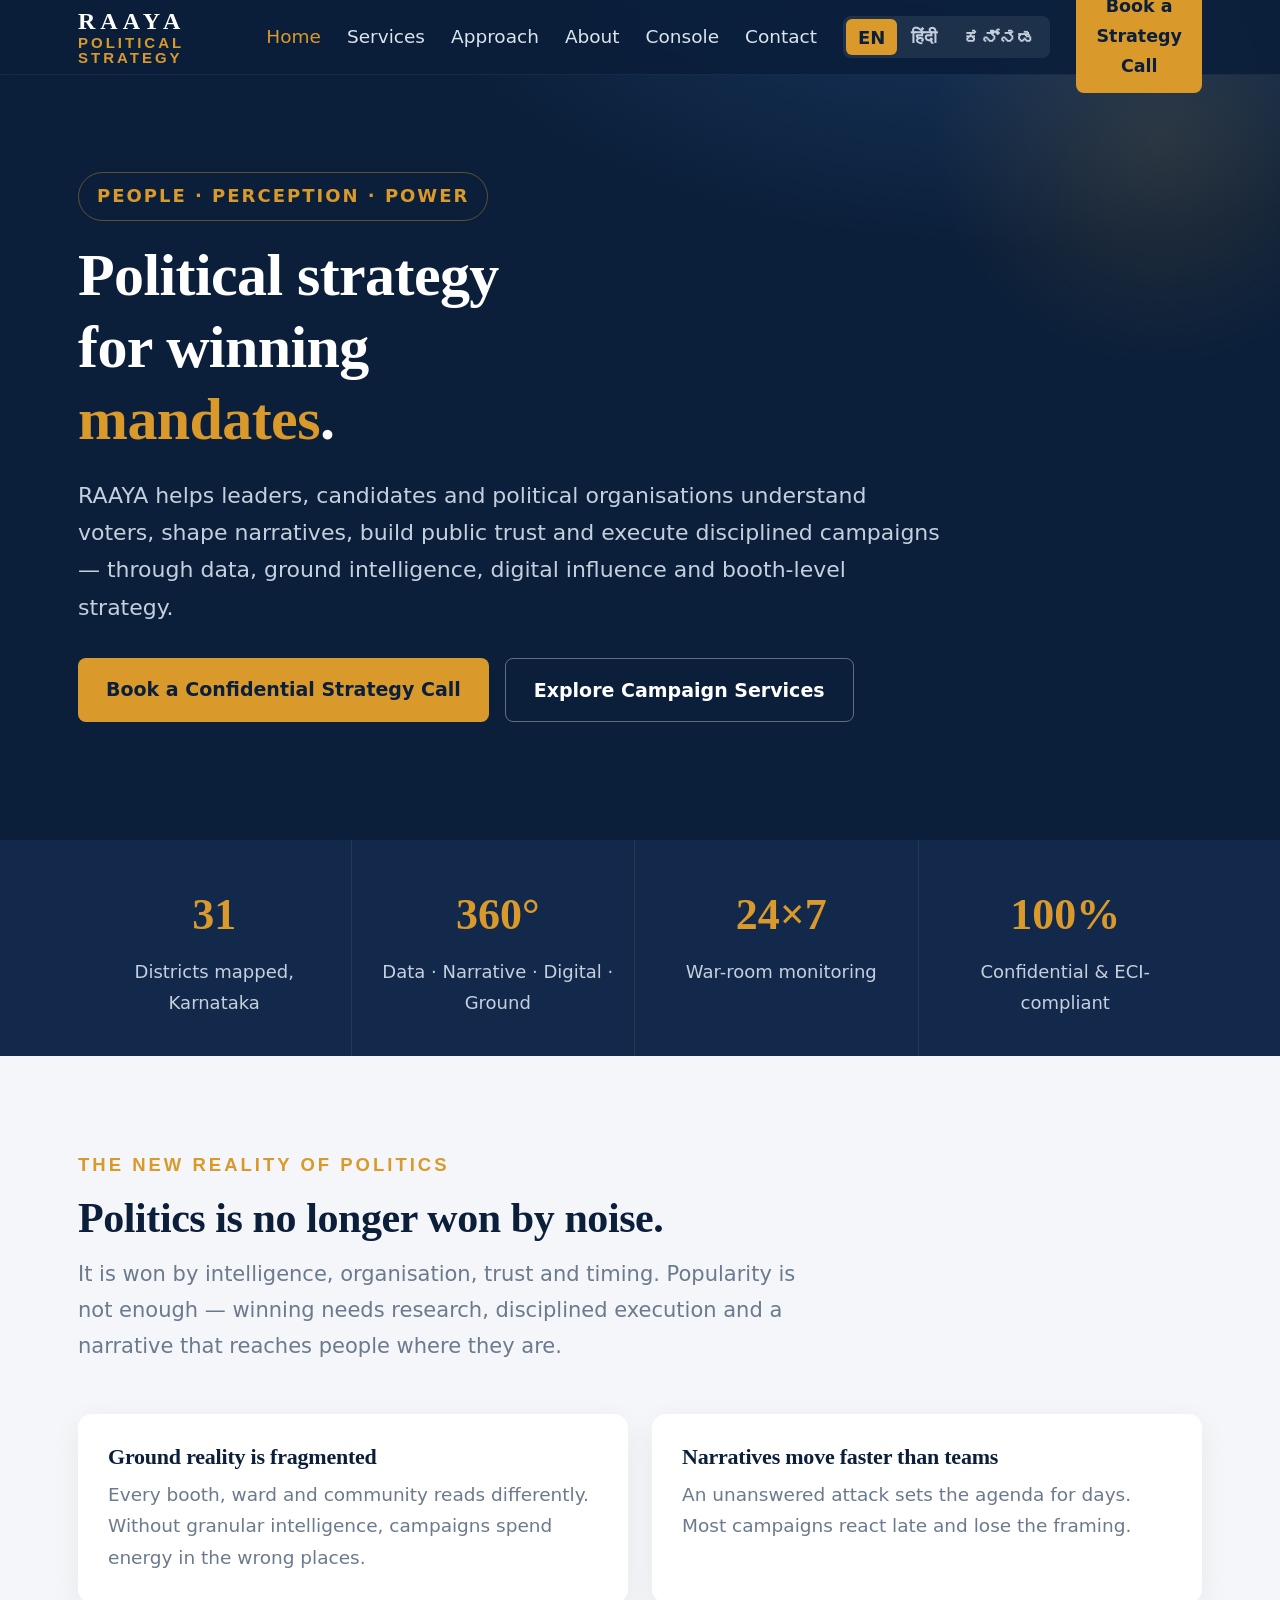
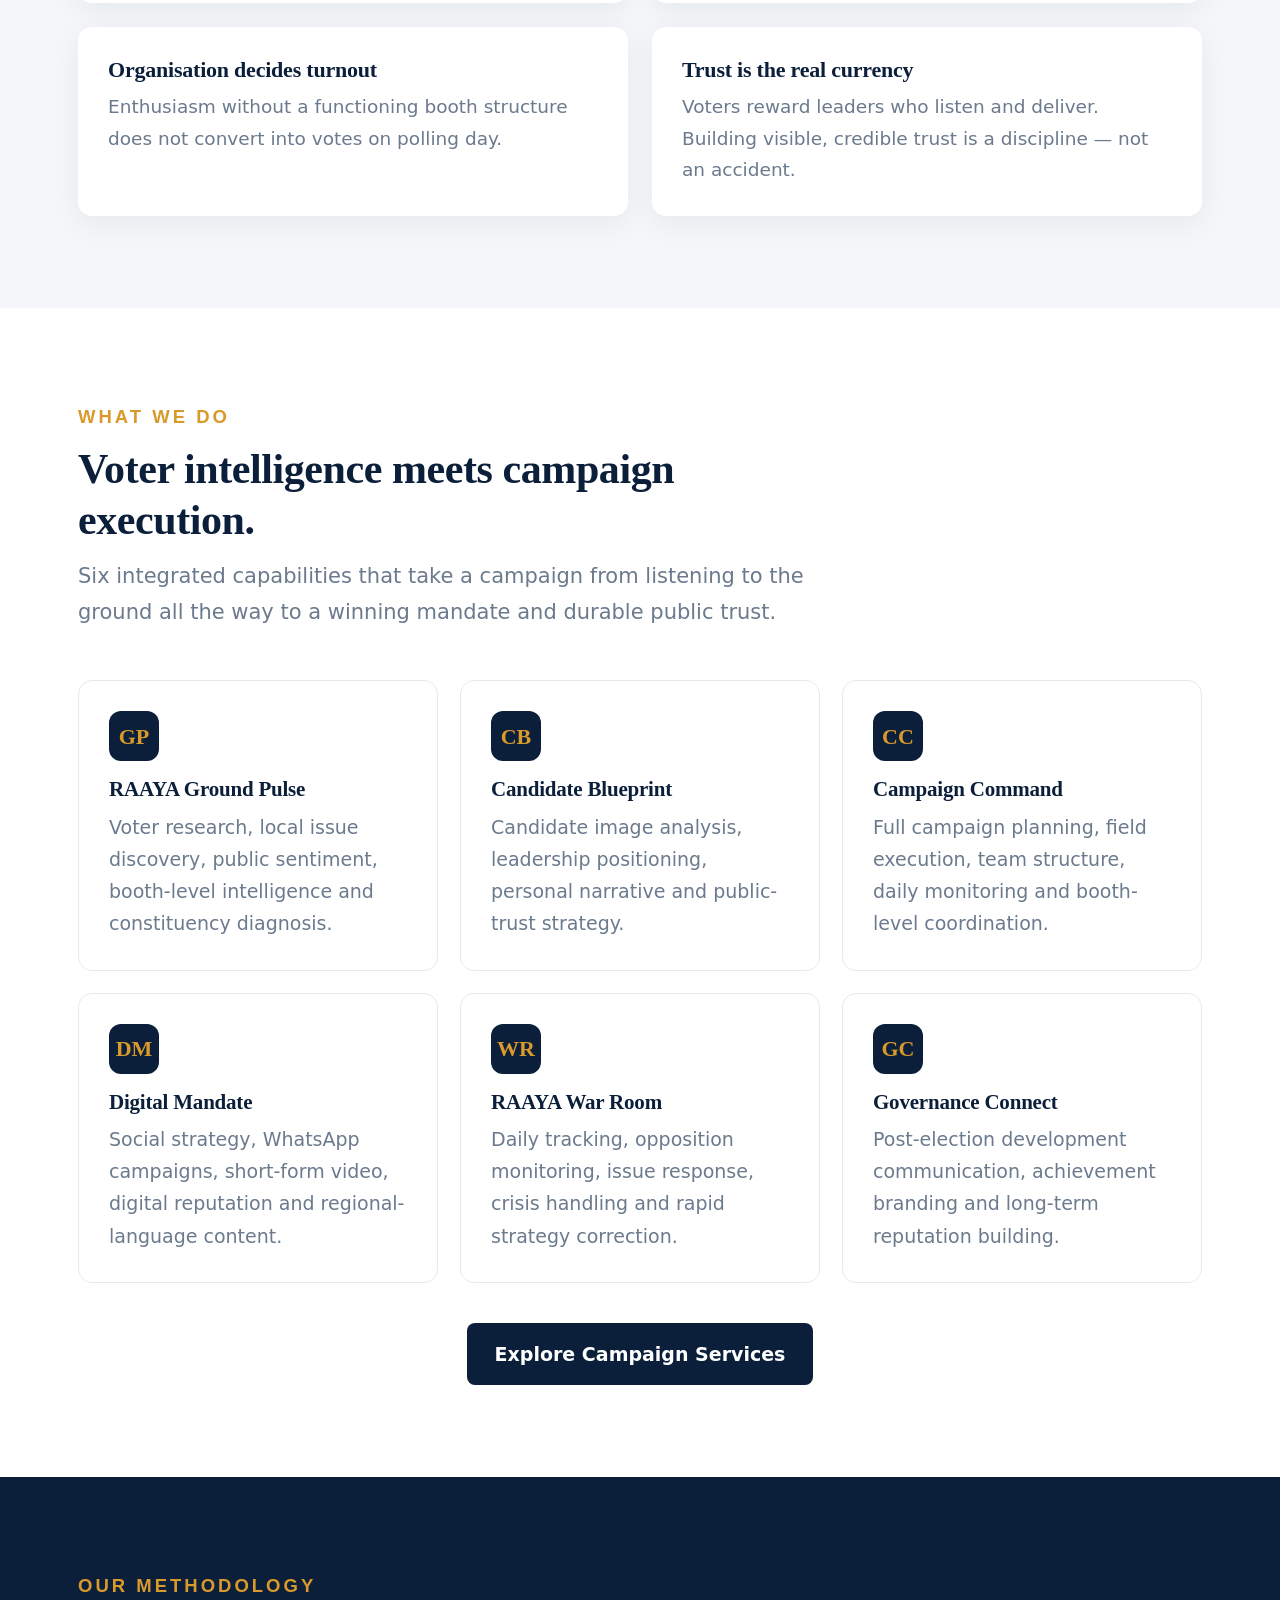
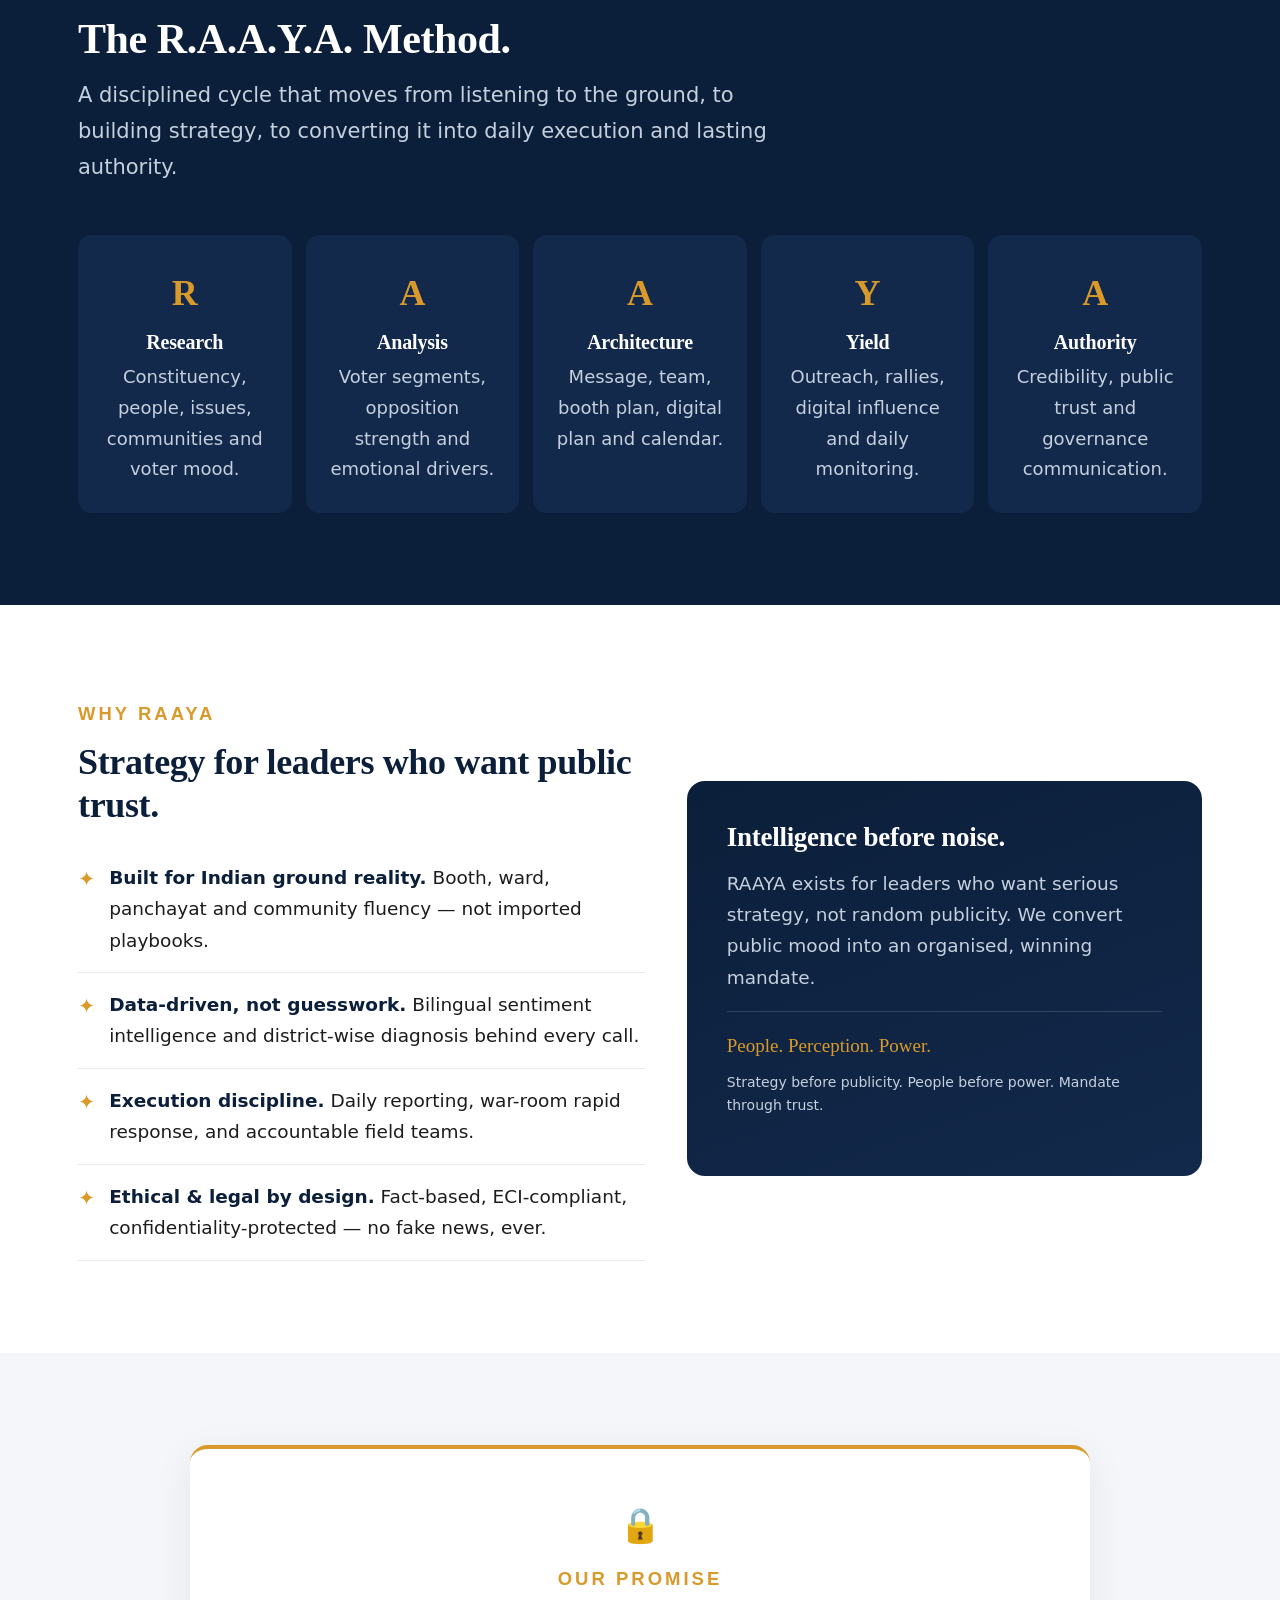
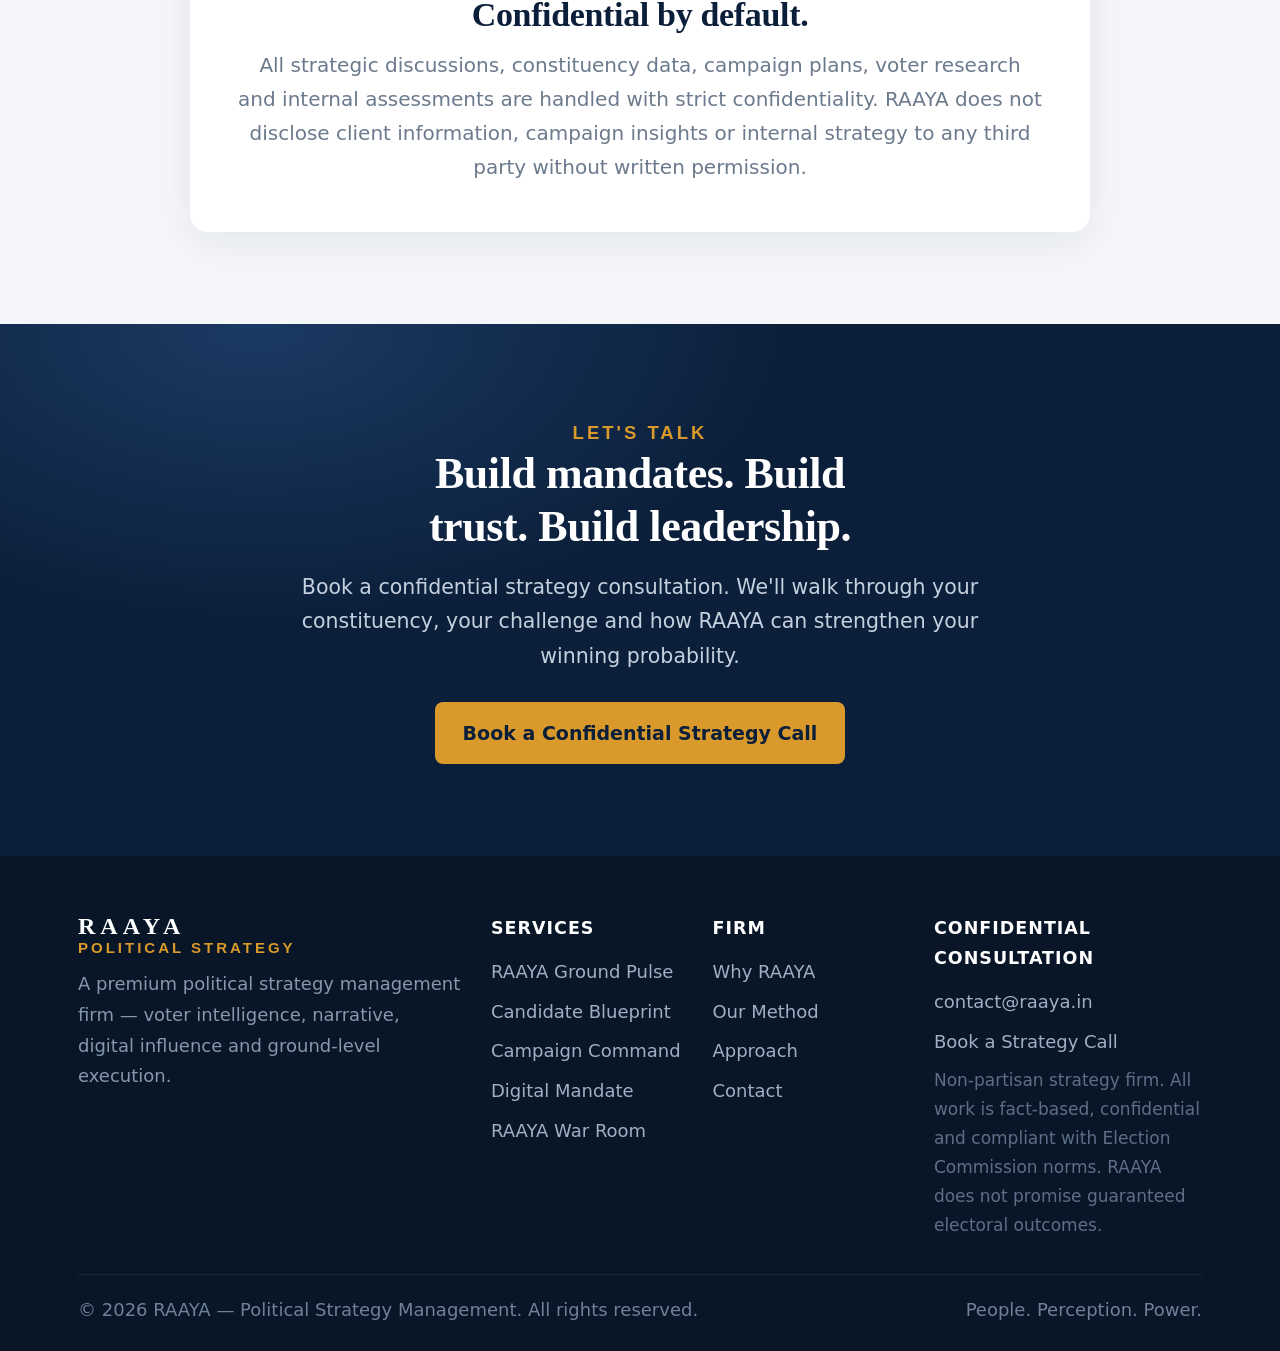
<file: index.html>
<!DOCTYPE html>
<html lang="en">
<head>
<meta charset="UTF-8">
<meta name="viewport" content="width=device-width, initial-scale=1.0">
<title>RAAYA — Political Strategy Management | People. Perception. Power.</title>
<meta name="description" content="RAAYA is a premium political strategy management firm — voter intelligence, narrative, digital influence and booth-level execution. English / हिंदी / ಕನ್ನಡ.">
<link rel="stylesheet" href="assets/style.css">
</head>
<body>

<header id="hdr"><div class="wrap"><nav>
  <a href="index.html" class="brand">RAAYA<small data-i18n="brand_sub">POLITICAL STRATEGY</small></a>
  <div class="navlinks" id="nav">
    <a class="link active" href="index.html" data-i18n="nav_home">Home</a>
    <a class="link" href="services.html" data-i18n="nav_services">Services</a>
    <a class="link" href="approach.html" data-i18n="nav_approach">Approach</a>
    <a class="link" href="about.html" data-i18n="nav_about">About</a>
    <a class="link" href="console.html">Console</a>
    <a class="link" href="contact.html" data-i18n="nav_contact">Contact</a>
    <div class="langsw"></div>
    <a class="btn btn-gold" href="contact.html" data-i18n="cta_book">Book a Strategy Call</a>
  </div>
  <button class="menu-btn" onclick="document.getElementById('nav').classList.toggle('open')">☰</button>
</nav></div></header>

<section class="hero">
  <div class="wrap">
    <span class="chip" data-i18n="hero_chip">PEOPLE · PERCEPTION · POWER</span>
    <h1 data-i18n="hero_title">Political strategy for winning <span class="gold">mandates</span>.</h1>
    <p data-i18n="hero_sub">RAAYA helps leaders, candidates and political organisations understand voters, shape narratives, build public trust and execute disciplined campaigns.</p>
    <div class="cta">
      <a href="contact.html" class="btn btn-gold" data-i18n="cta_book_long">Book a Confidential Strategy Call</a>
      <a href="services.html" class="btn btn-ghost" data-i18n="cta_explore">Explore Campaign Services</a>
    </div>
  </div>
</section>

<div class="stats">
  <div class="wrap">
    <div class="stat"><div class="n" data-i18n="stat1_n">31</div><div class="l" data-i18n="stat1_l">Districts mapped</div></div>
    <div class="stat"><div class="n" data-i18n="stat2_n">360°</div><div class="l" data-i18n="stat2_l">Data · Narrative · Digital · Ground</div></div>
    <div class="stat"><div class="n" data-i18n="stat3_n">24×7</div><div class="l" data-i18n="stat3_l">War-room monitoring</div></div>
    <div class="stat"><div class="n" data-i18n="stat4_n">100%</div><div class="l" data-i18n="stat4_l">Confidential & ECI-compliant</div></div>
  </div>
</div>

<section class="mist">
  <div class="wrap">
    <div class="shead reveal">
      <span class="kicker" data-i18n="prob_k">The New Reality of Politics</span>
      <h2 data-i18n="prob_h">Politics is no longer won by noise.</h2>
      <p data-i18n="prob_p">It is won by intelligence, organisation, trust and timing.</p>
    </div>
    <div class="pgrid">
      <div class="pcard reveal"><h3 data-i18n="prob1_h">Ground reality is fragmented</h3><p data-i18n="prob1_p"></p></div>
      <div class="pcard reveal"><h3 data-i18n="prob2_h">Narratives move faster than teams</h3><p data-i18n="prob2_p"></p></div>
      <div class="pcard reveal"><h3 data-i18n="prob3_h">Organisation decides turnout</h3><p data-i18n="prob3_p"></p></div>
      <div class="pcard reveal"><h3 data-i18n="prob4_h">Trust is the real currency</h3><p data-i18n="prob4_p"></p></div>
    </div>
  </div>
</section>

<section>
  <div class="wrap">
    <div class="shead reveal">
      <span class="kicker" data-i18n="svc_k">What We Do</span>
      <h2 data-i18n="svc_h">Voter intelligence meets campaign execution.</h2>
      <p data-i18n="svc_p">Six integrated capabilities from listening to the ground to a winning mandate.</p>
    </div>
    <div class="sgrid">
      <div class="scard reveal"><div class="ic">GP</div><h3 data-i18n="svc1_h">Ground Pulse</h3><p data-i18n="svc1_p"></p></div>
      <div class="scard reveal"><div class="ic">CB</div><h3 data-i18n="svc2_h">Candidate Blueprint</h3><p data-i18n="svc2_p"></p></div>
      <div class="scard reveal"><div class="ic">CC</div><h3 data-i18n="svc3_h">Campaign Command</h3><p data-i18n="svc3_p"></p></div>
      <div class="scard reveal"><div class="ic">DM</div><h3 data-i18n="svc4_h">Digital Mandate</h3><p data-i18n="svc4_p"></p></div>
      <div class="scard reveal"><div class="ic">WR</div><h3 data-i18n="svc5_h">War Room</h3><p data-i18n="svc5_p"></p></div>
      <div class="scard reveal"><div class="ic">GC</div><h3 data-i18n="svc6_h">Governance Connect</h3><p data-i18n="svc6_p"></p></div>
    </div>
    <div class="center" style="margin-top:40px;"><a href="services.html" class="btn btn-navy" data-i18n="cta_explore">Explore Campaign Services</a></div>
  </div>
</section>

<section class="framework">
  <div class="wrap">
    <div class="shead reveal">
      <span class="kicker" data-i18n="fw_k">Our Methodology</span>
      <h2 data-i18n="fw_h">The R.A.A.Y.A. Method.</h2>
      <p data-i18n="fw_p">A disciplined cycle from listening to lasting authority.</p>
    </div>
    <div class="fgrid">
      <div class="fstep reveal"><div class="big">R</div><h4 data-i18n="fw1_h">Research</h4><p data-i18n="fw1_p"></p></div>
      <div class="fstep reveal"><div class="big">A</div><h4 data-i18n="fw2_h">Analysis</h4><p data-i18n="fw2_p"></p></div>
      <div class="fstep reveal"><div class="big">A</div><h4 data-i18n="fw3_h">Architecture</h4><p data-i18n="fw3_p"></p></div>
      <div class="fstep reveal"><div class="big">Y</div><h4 data-i18n="fw4_h">Yield</h4><p data-i18n="fw4_p"></p></div>
      <div class="fstep reveal"><div class="big">A</div><h4 data-i18n="fw5_h">Authority</h4><p data-i18n="fw5_p"></p></div>
    </div>
  </div>
</section>

<section>
  <div class="wrap">
    <div class="whygrid">
      <div class="reveal">
        <span class="kicker" data-i18n="why_k">Why RAAYA</span>
        <h2 style="font-size:36px;color:var(--navy);margin:12px 0 18px;" data-i18n="why_h">Strategy for leaders who want public trust.</h2>
        <ul class="whylist">
          <li><span class="tick">✦</span><span data-i18n="why1"></span></li>
          <li><span class="tick">✦</span><span data-i18n="why2"></span></li>
          <li><span class="tick">✦</span><span data-i18n="why3"></span></li>
          <li><span class="tick">✦</span><span data-i18n="why4"></span></li>
        </ul>
      </div>
      <div class="whyart reveal">
        <h3 data-i18n="why_panel_h">Intelligence before noise.</h3>
        <p data-i18n="why_panel_p"></p>
        <div style="border-top:1px solid rgba(255,255,255,.14);padding-top:18px;">
          <div style="font-family:Georgia,serif;font-size:19px;color:var(--gold);" data-i18n="foot_tag">People. Perception. Power.</div>
          <p style="margin-top:8px;font-size:14px;" data-i18n="why_principle"></p>
        </div>
      </div>
    </div>
  </div>
</section>

<section class="mist">
  <div class="wrap">
    <div class="confbox reveal">
      <div class="lock">🔒</div>
      <span class="kicker" data-i18n="conf_k">Our Promise</span>
      <h2 data-i18n="conf_h">Confidential by default.</h2>
      <p data-i18n="conf_p"></p>
    </div>
  </div>
</section>

<section class="cta-final">
  <div class="wrap reveal">
    <span class="kicker" data-i18n="cta_k">Let's Talk</span>
    <h2 data-i18n="cta_h">Build mandates. Build trust. Build leadership.</h2>
    <p data-i18n="cta_p"></p>
    <a href="contact.html" class="btn btn-gold" data-i18n="cta_book_long">Book a Confidential Strategy Call</a>
  </div>
</section>

<footer><div class="wrap">
  <div class="fgridcol">
    <div>
      <div class="brand">RAAYA<small data-i18n="brand_sub">POLITICAL STRATEGY</small></div>
      <p data-i18n="foot_about"></p>
    </div>
    <div>
      <h5 data-i18n="foot_services_h">Services</h5>
      <ul>
        <li><a href="services.html" data-i18n="svc1_h">Ground Pulse</a></li>
        <li><a href="services.html" data-i18n="svc2_h">Candidate Blueprint</a></li>
        <li><a href="services.html" data-i18n="svc3_h">Campaign Command</a></li>
        <li><a href="services.html" data-i18n="svc4_h">Digital Mandate</a></li>
        <li><a href="services.html" data-i18n="svc5_h">War Room</a></li>
      </ul>
    </div>
    <div>
      <h5 data-i18n="foot_firm_h">Firm</h5>
      <ul>
        <li><a href="about.html" data-i18n="foot_link_why">Why RAAYA</a></li>
        <li><a href="approach.html" data-i18n="foot_link_method">Our Method</a></li>
        <li><a href="approach.html" data-i18n="foot_link_approach">Approach</a></li>
        <li><a href="contact.html" data-i18n="foot_link_contact">Contact</a></li>
      </ul>
    </div>
    <div>
      <h5 data-i18n="foot_consult_h">Confidential Consultation</h5>
      <ul>
        <li><a href="mailto:contact@raaya.in">contact@raaya.in</a></li>
        <li><a href="contact.html" data-i18n="cta_book">Book a Strategy Call</a></li>
      </ul>
      <p class="disc" data-i18n="foot_disc"></p>
    </div>
  </div>
  <div class="fbar">
    <span data-i18n="foot_rights">© 2026 RAAYA</span>
    <span data-i18n="foot_tag">People. Perception. Power.</span>
  </div>
</div></footer>

<script src="assets/i18n.js"></script>
<script>
  const io=new IntersectionObserver((es)=>{es.forEach(e=>{if(e.isIntersecting){e.target.classList.add('in');io.unobserve(e.target);}});},{threshold:.12});
  document.querySelectorAll('.reveal').forEach(el=>io.observe(el));
  addEventListener('scroll',()=>{document.getElementById('hdr').style.boxShadow=scrollY>20?'0 6px 24px rgba(0,0,0,.25)':'none';});
</script>
</body>
</html>
</file>
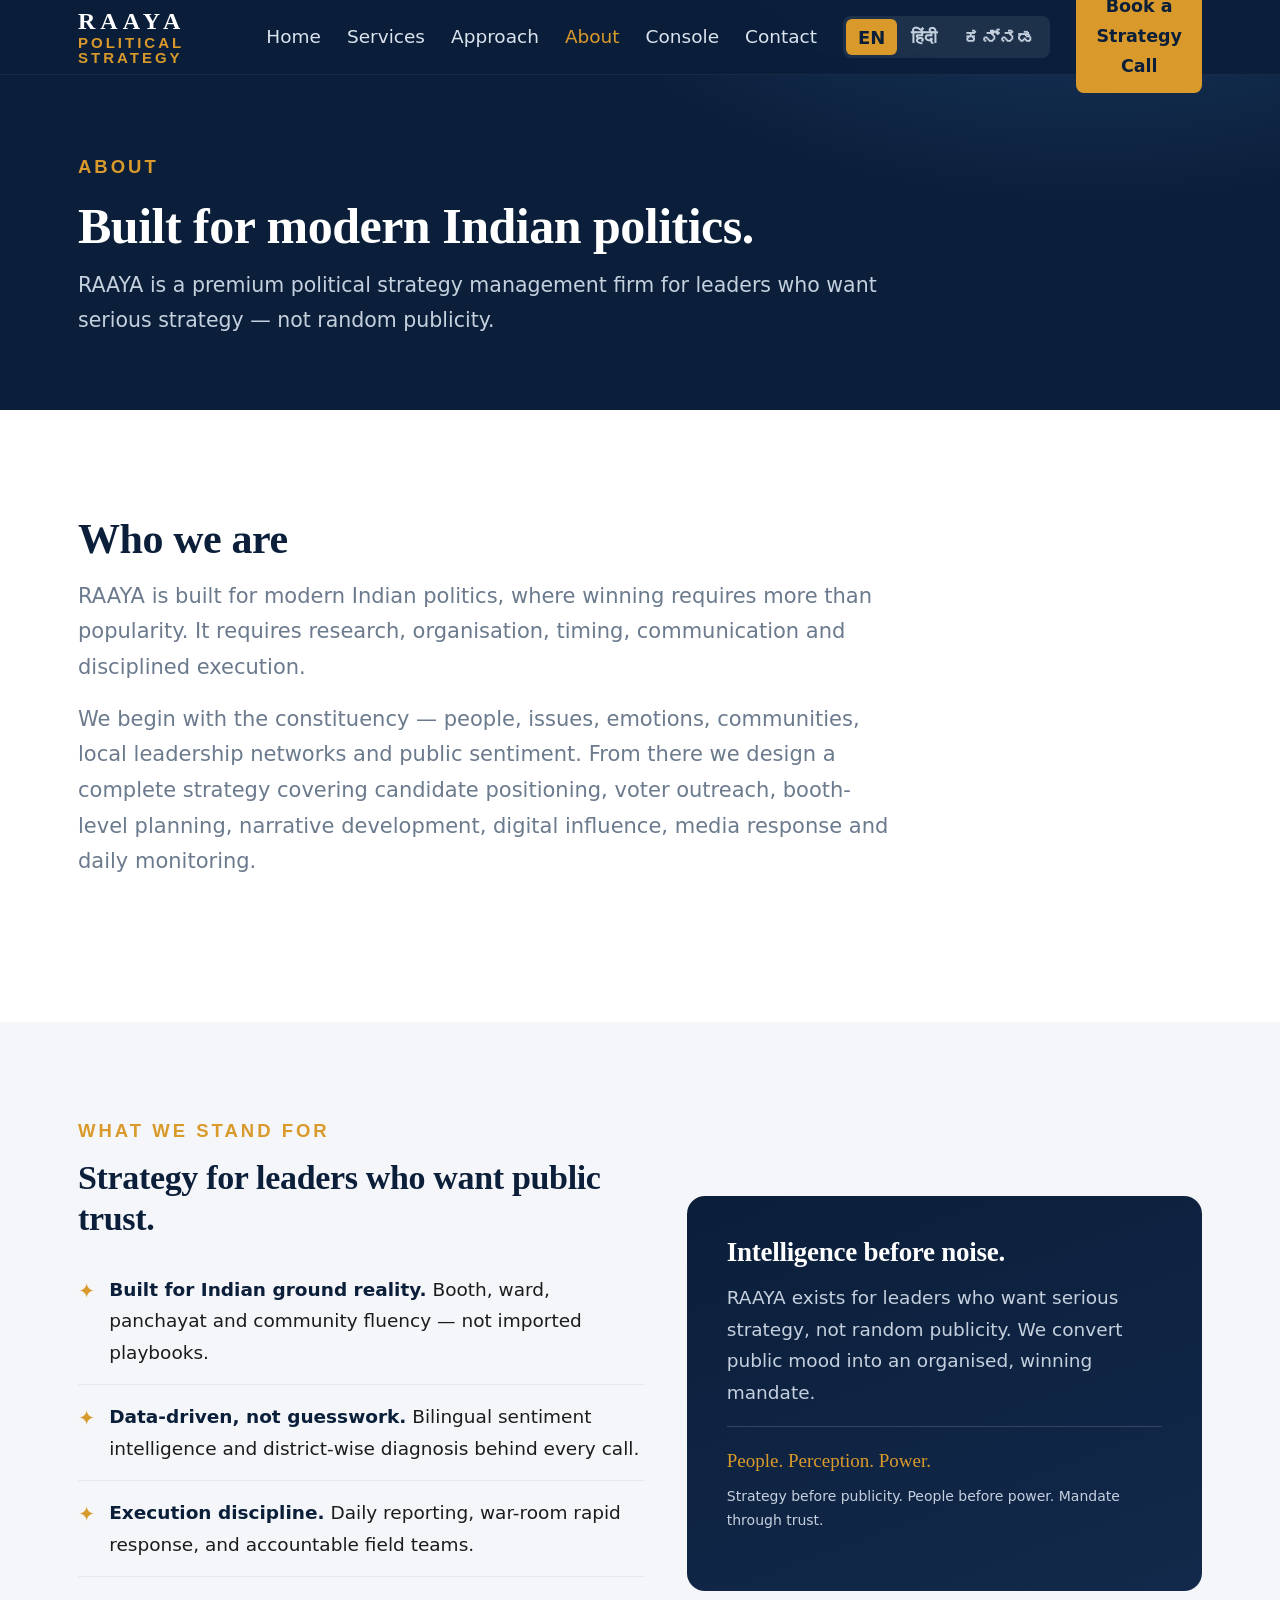
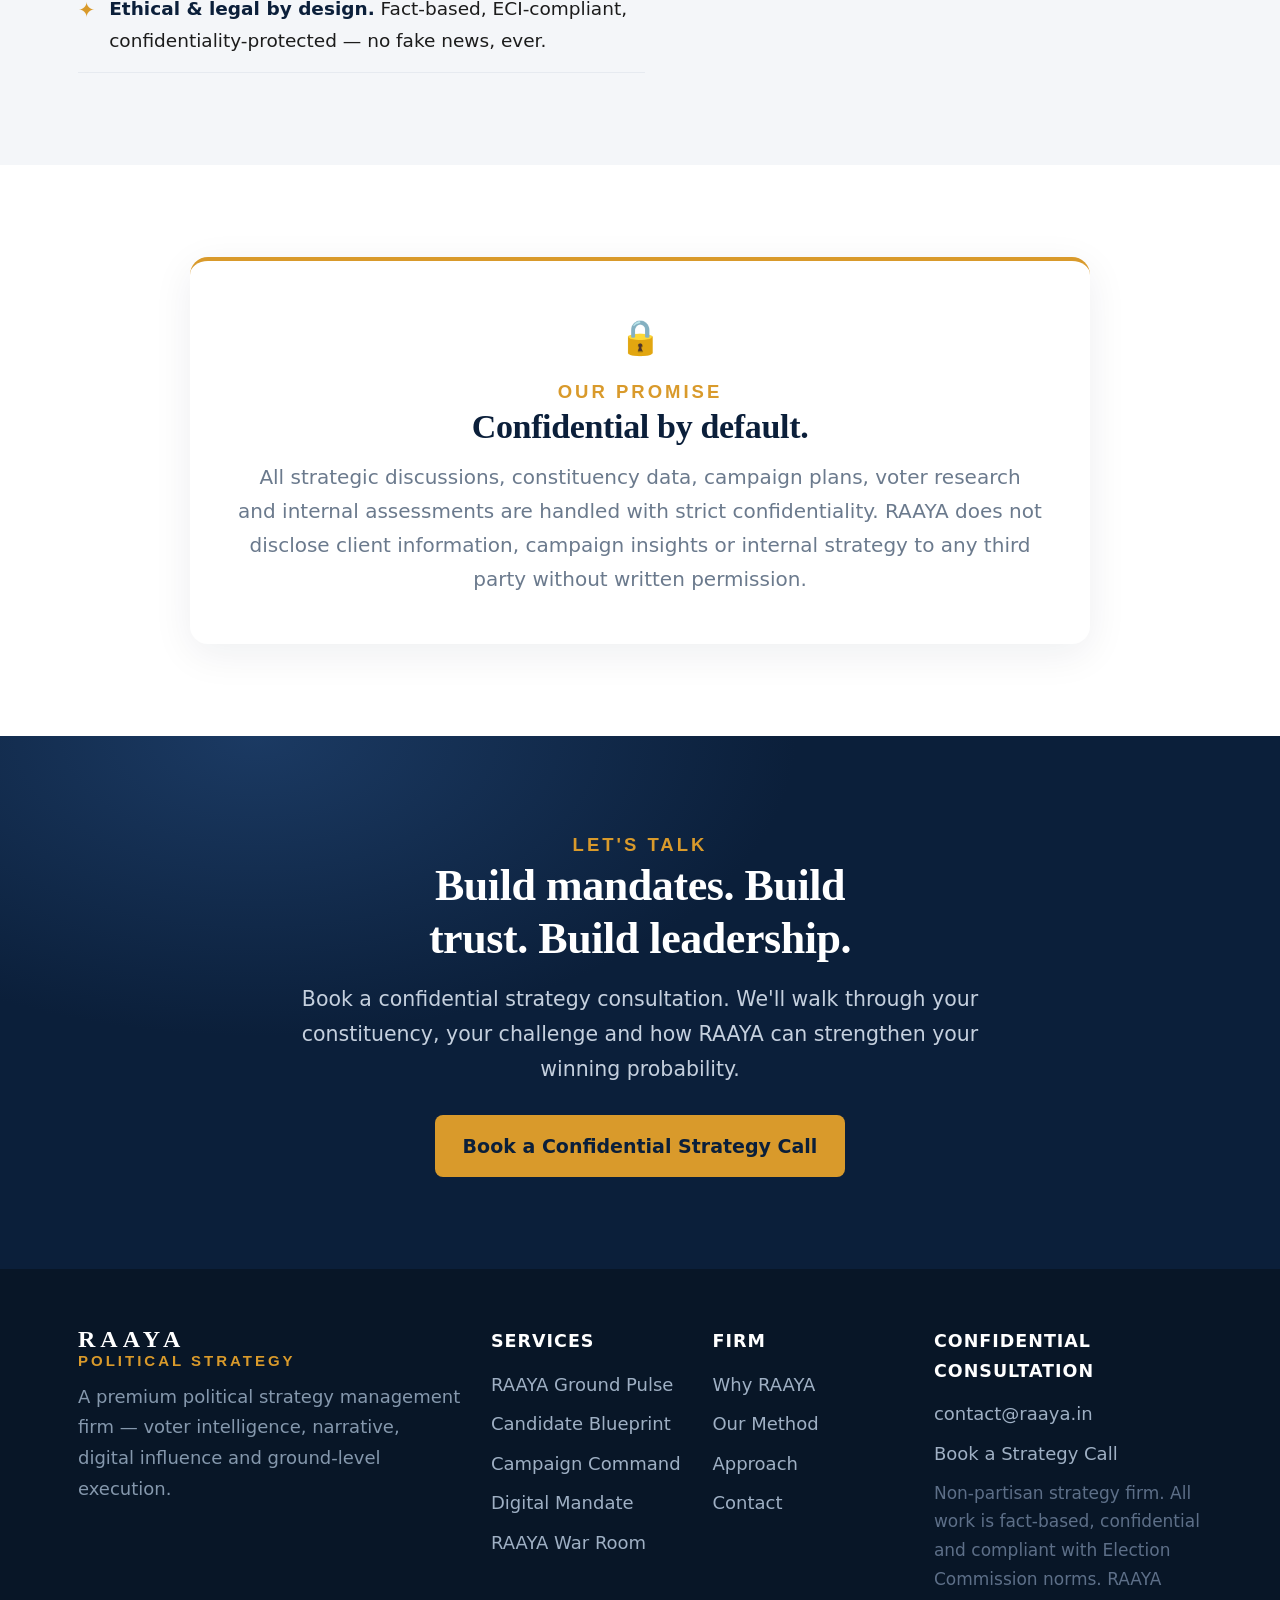
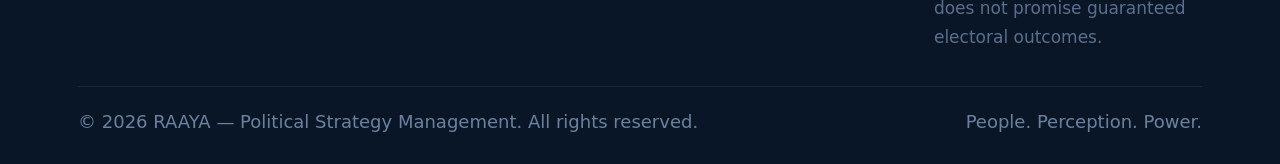
<file: about.html>
﻿<!DOCTYPE html>
<html lang="en">
<head>
<meta charset="UTF-8">
<meta name="viewport" content="width=device-width, initial-scale=1.0">
<title>RAAYA — About</title>
<link rel="stylesheet" href="assets/style.css">
</head>
<body>

<header id="hdr"><div class="wrap"><nav>
  <a href="index.html" class="brand">RAAYA<small data-i18n="brand_sub">POLITICAL STRATEGY</small></a>
  <div class="navlinks" id="nav">
    <a class="link" href="index.html" data-i18n="nav_home">Home</a>
    <a class="link" href="services.html" data-i18n="nav_services">Services</a>
    <a class="link" href="approach.html" data-i18n="nav_approach">Approach</a>
    <a class="link active" href="about.html" data-i18n="nav_about">About</a>
    <a class="link" href="console.html">Console</a><a class="link" href="contact.html" data-i18n="nav_contact">Contact</a>
    <div class="langsw"></div>
    <a class="btn btn-gold" href="contact.html" data-i18n="cta_book">Book a Strategy Call</a>
  </div>
  <button class="menu-btn" onclick="document.getElementById('nav').classList.toggle('open')">☰</button>
</nav></div></header>

<section class="pagehero">
  <div class="wrap">
    <span class="kicker" data-i18n="nav_about">About</span>
    <h1 data-i18n="ab_hero_h">Built for modern Indian politics.</h1>
    <p data-i18n="ab_hero_p"></p>
  </div>
</section>

<section>
  <div class="wrap">
    <div class="shead reveal" style="max-width:820px;">
      <h2 data-i18n="ab_long_h">Who we are</h2>
      <p style="margin-bottom:16px;" data-i18n="ab_long_p1"></p>
      <p data-i18n="ab_long_p2"></p>
    </div>
  </div>
</section>

<section class="mist">
  <div class="wrap">
    <div class="whygrid">
      <div class="reveal">
        <span class="kicker" data-i18n="ab_princ_h">What we stand for</span>
        <h2 style="font-size:34px;color:var(--navy);margin:12px 0 18px;" data-i18n="why_h">Strategy for leaders who want public trust.</h2>
        <ul class="whylist">
          <li><span class="tick">✦</span><span data-i18n="why1"></span></li>
          <li><span class="tick">✦</span><span data-i18n="why2"></span></li>
          <li><span class="tick">✦</span><span data-i18n="why3"></span></li>
          <li><span class="tick">✦</span><span data-i18n="why4"></span></li>
        </ul>
      </div>
      <div class="whyart reveal">
        <h3 data-i18n="why_panel_h">Intelligence before noise.</h3>
        <p data-i18n="why_panel_p"></p>
        <div style="border-top:1px solid rgba(255,255,255,.14);padding-top:18px;">
          <div style="font-family:Georgia,serif;font-size:19px;color:var(--gold);" data-i18n="foot_tag">People. Perception. Power.</div>
          <p style="margin-top:8px;font-size:14px;" data-i18n="why_principle"></p>
        </div>
      </div>
    </div>
  </div>
</section>

<section>
  <div class="wrap">
    <div class="confbox reveal">
      <div class="lock">🔒</div>
      <span class="kicker" data-i18n="conf_k">Our Promise</span>
      <h2 data-i18n="conf_h">Confidential by default.</h2>
      <p data-i18n="conf_p"></p>
    </div>
  </div>
</section>

<section class="cta-final">
  <div class="wrap reveal">
    <span class="kicker" data-i18n="cta_k">Let's Talk</span>
    <h2 data-i18n="cta_h">Build mandates. Build trust. Build leadership.</h2>
    <p data-i18n="cta_p"></p>
    <a href="contact.html" class="btn btn-gold" data-i18n="cta_book_long">Book a Confidential Strategy Call</a>
  </div>
</section>

<footer><div class="wrap">
  <div class="fgridcol">
    <div><div class="brand">RAAYA<small data-i18n="brand_sub">POLITICAL STRATEGY</small></div><p data-i18n="foot_about"></p></div>
    <div><h5 data-i18n="foot_services_h">Services</h5><ul>
      <li><a href="services.html" data-i18n="svc1_h">Ground Pulse</a></li>
      <li><a href="services.html" data-i18n="svc2_h">Candidate Blueprint</a></li>
      <li><a href="services.html" data-i18n="svc3_h">Campaign Command</a></li>
      <li><a href="services.html" data-i18n="svc4_h">Digital Mandate</a></li>
      <li><a href="services.html" data-i18n="svc5_h">War Room</a></li></ul></div>
    <div><h5 data-i18n="foot_firm_h">Firm</h5><ul>
      <li><a href="about.html" data-i18n="foot_link_why">Why RAAYA</a></li>
      <li><a href="approach.html" data-i18n="foot_link_method">Our Method</a></li>
      <li><a href="approach.html" data-i18n="foot_link_approach">Approach</a></li>
      <li><a href="contact.html" data-i18n="foot_link_contact">Contact</a></li></ul></div>
    <div><h5 data-i18n="foot_consult_h">Confidential Consultation</h5><ul>
      <li><a href="mailto:contact@raaya.in">contact@raaya.in</a></li>
      <li><a href="contact.html" data-i18n="cta_book">Book a Strategy Call</a></li></ul>
      <p class="disc" data-i18n="foot_disc"></p></div>
  </div>
  <div class="fbar"><span data-i18n="foot_rights">© 2026 RAAYA</span><span data-i18n="foot_tag">People. Perception. Power.</span></div>
</div></footer>

<script src="assets/i18n.js"></script>
<script>
  const io=new IntersectionObserver((es)=>{es.forEach(e=>{if(e.isIntersecting){e.target.classList.add('in');io.unobserve(e.target);}});},{threshold:.1});
  document.querySelectorAll('.reveal').forEach(el=>io.observe(el));
  addEventListener('scroll',()=>{document.getElementById('hdr').style.boxShadow=scrollY>20?'0 6px 24px rgba(0,0,0,.25)':'none';});
</script>
</body>
</html>
</file>
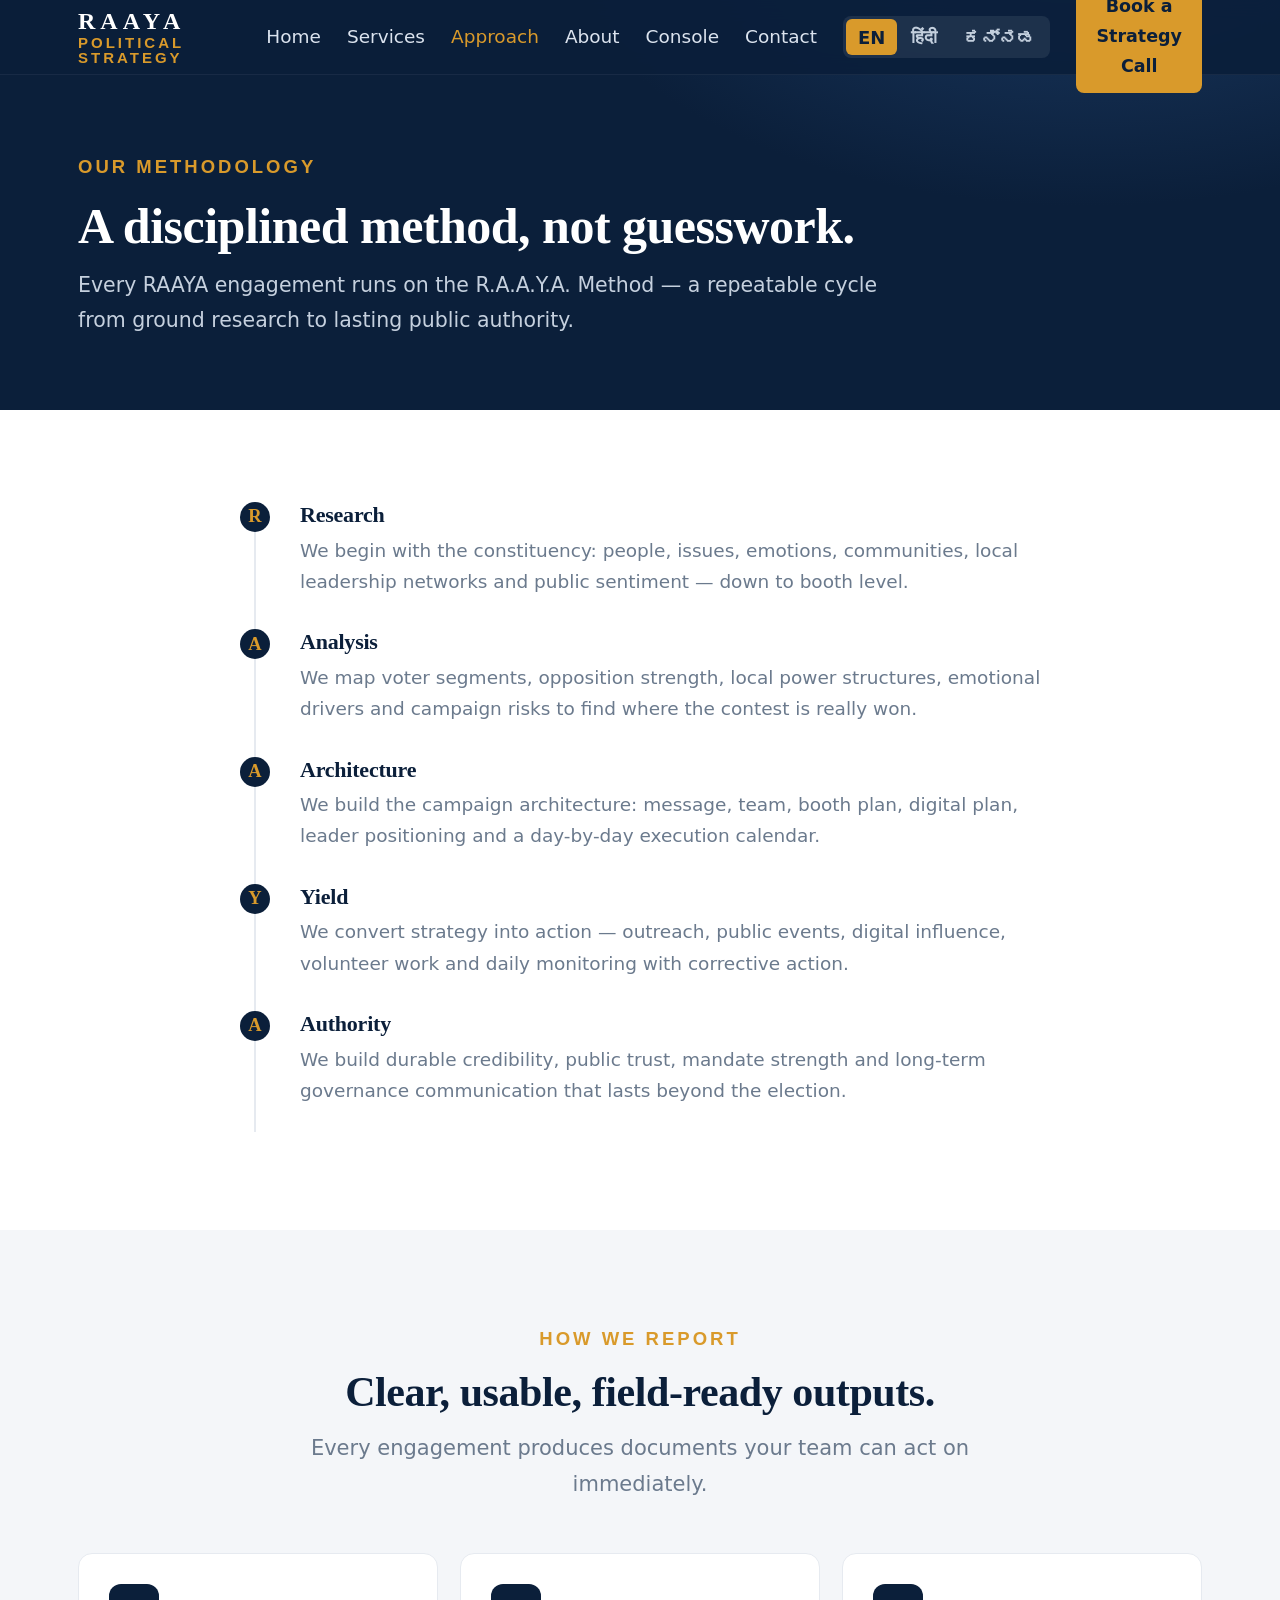
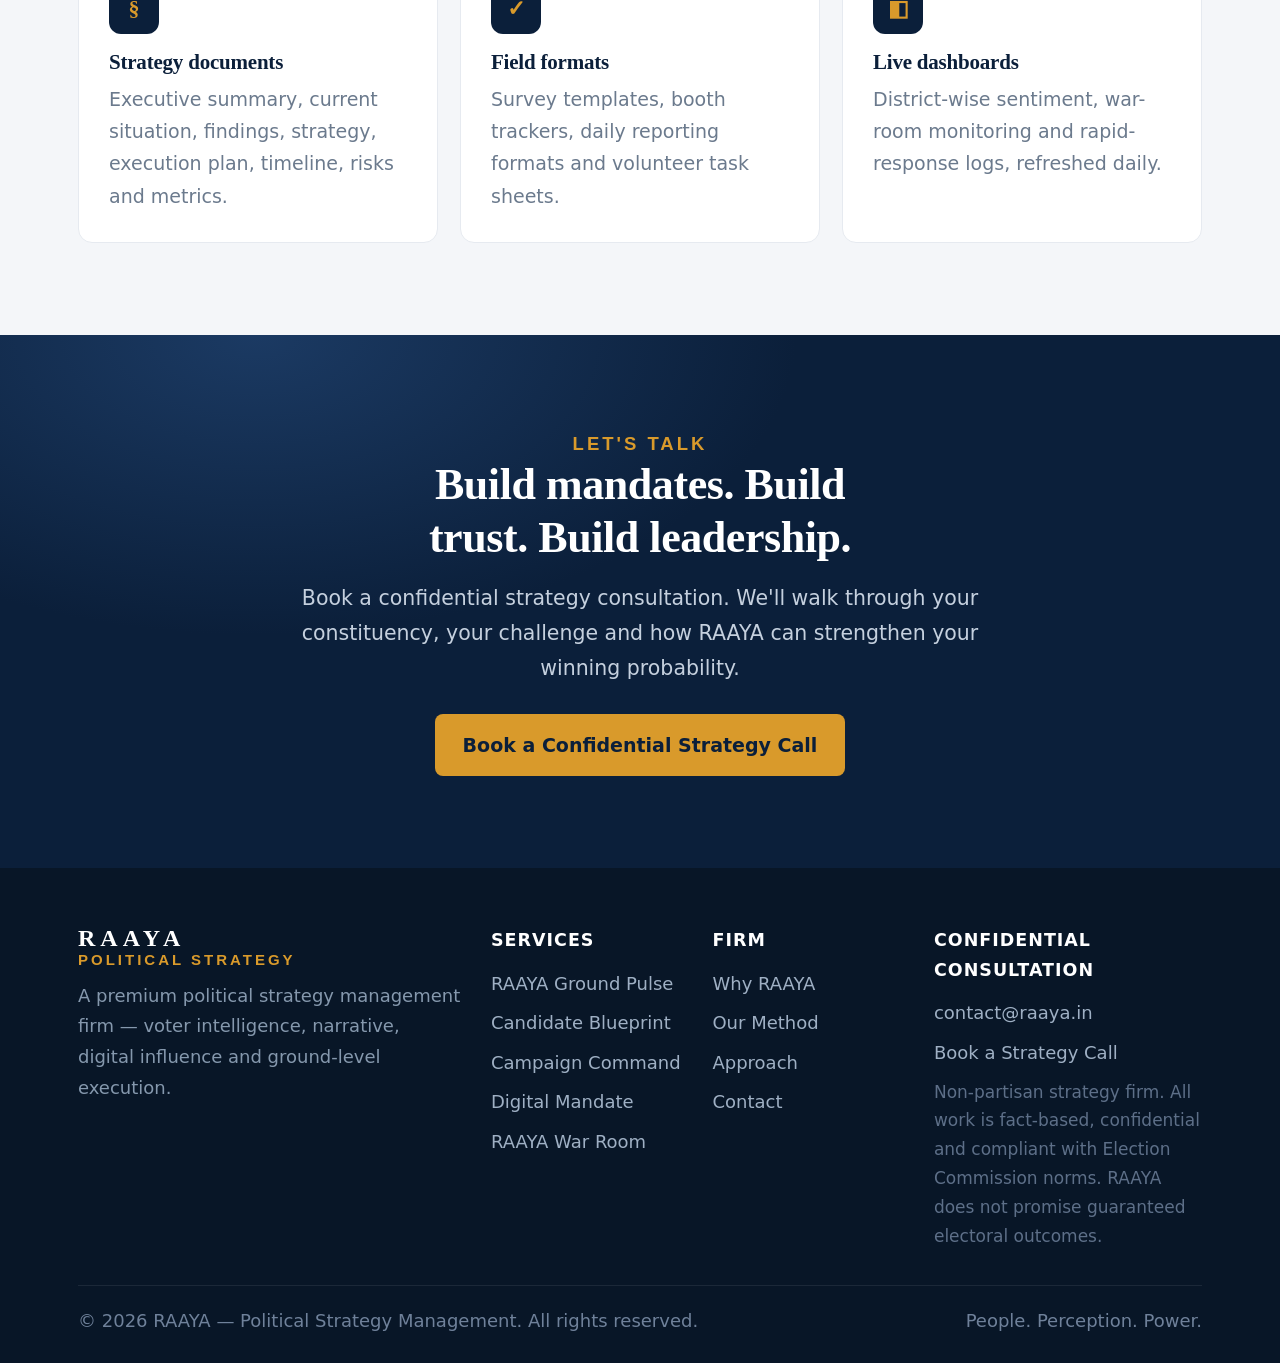
<file: approach.html>
﻿<!DOCTYPE html>
<html lang="en">
<head>
<meta charset="UTF-8">
<meta name="viewport" content="width=device-width, initial-scale=1.0">
<title>RAAYA — Approach</title>
<link rel="stylesheet" href="assets/style.css">
</head>
<body>

<header id="hdr"><div class="wrap"><nav>
  <a href="index.html" class="brand">RAAYA<small data-i18n="brand_sub">POLITICAL STRATEGY</small></a>
  <div class="navlinks" id="nav">
    <a class="link" href="index.html" data-i18n="nav_home">Home</a>
    <a class="link" href="services.html" data-i18n="nav_services">Services</a>
    <a class="link active" href="approach.html" data-i18n="nav_approach">Approach</a>
    <a class="link" href="about.html" data-i18n="nav_about">About</a>
    <a class="link" href="console.html">Console</a><a class="link" href="contact.html" data-i18n="nav_contact">Contact</a>
    <div class="langsw"></div>
    <a class="btn btn-gold" href="contact.html" data-i18n="cta_book">Book a Strategy Call</a>
  </div>
  <button class="menu-btn" onclick="document.getElementById('nav').classList.toggle('open')">☰</button>
</nav></div></header>

<section class="pagehero">
  <div class="wrap">
    <span class="kicker" data-i18n="fw_k">Our Methodology</span>
    <h1 data-i18n="ap_hero_h">A disciplined method, not guesswork.</h1>
    <p data-i18n="ap_hero_p"></p>
  </div>
</section>

<section>
  <div class="wrap">
    <div class="tl">
      <div class="tlitem reveal"><div class="dot">R</div><h3 data-i18n="ap1_h">Research</h3><p data-i18n="ap1_p"></p></div>
      <div class="tlitem reveal"><div class="dot">A</div><h3 data-i18n="ap2_h">Analysis</h3><p data-i18n="ap2_p"></p></div>
      <div class="tlitem reveal"><div class="dot">A</div><h3 data-i18n="ap3_h">Architecture</h3><p data-i18n="ap3_p"></p></div>
      <div class="tlitem reveal"><div class="dot">Y</div><h3 data-i18n="ap4_h">Yield</h3><p data-i18n="ap4_p"></p></div>
      <div class="tlitem reveal"><div class="dot">A</div><h3 data-i18n="ap5_h">Authority</h3><p data-i18n="ap5_p"></p></div>
    </div>
  </div>
</section>

<section class="mist">
  <div class="wrap">
    <div class="shead center reveal">
      <span class="kicker" data-i18n="ap_out_k">How We Report</span>
      <h2 data-i18n="ap_out_h">Clear, usable, field-ready outputs.</h2>
      <p data-i18n="ap_out_p"></p>
    </div>
    <div class="sgrid">
      <div class="scard reveal"><div class="ic">§</div><h3 data-i18n="ap_out1_h">Strategy documents</h3><p data-i18n="ap_out1_p"></p></div>
      <div class="scard reveal"><div class="ic">✓</div><h3 data-i18n="ap_out2_h">Field formats</h3><p data-i18n="ap_out2_p"></p></div>
      <div class="scard reveal"><div class="ic">◧</div><h3 data-i18n="ap_out3_h">Live dashboards</h3><p data-i18n="ap_out3_p"></p></div>
    </div>
  </div>
</section>

<section class="cta-final">
  <div class="wrap reveal">
    <span class="kicker" data-i18n="cta_k">Let's Talk</span>
    <h2 data-i18n="cta_h">Build mandates. Build trust. Build leadership.</h2>
    <p data-i18n="cta_p"></p>
    <a href="contact.html" class="btn btn-gold" data-i18n="cta_book_long">Book a Confidential Strategy Call</a>
  </div>
</section>

<footer><div class="wrap">
  <div class="fgridcol">
    <div><div class="brand">RAAYA<small data-i18n="brand_sub">POLITICAL STRATEGY</small></div><p data-i18n="foot_about"></p></div>
    <div><h5 data-i18n="foot_services_h">Services</h5><ul>
      <li><a href="services.html" data-i18n="svc1_h">Ground Pulse</a></li>
      <li><a href="services.html" data-i18n="svc2_h">Candidate Blueprint</a></li>
      <li><a href="services.html" data-i18n="svc3_h">Campaign Command</a></li>
      <li><a href="services.html" data-i18n="svc4_h">Digital Mandate</a></li>
      <li><a href="services.html" data-i18n="svc5_h">War Room</a></li></ul></div>
    <div><h5 data-i18n="foot_firm_h">Firm</h5><ul>
      <li><a href="about.html" data-i18n="foot_link_why">Why RAAYA</a></li>
      <li><a href="approach.html" data-i18n="foot_link_method">Our Method</a></li>
      <li><a href="approach.html" data-i18n="foot_link_approach">Approach</a></li>
      <li><a href="contact.html" data-i18n="foot_link_contact">Contact</a></li></ul></div>
    <div><h5 data-i18n="foot_consult_h">Confidential Consultation</h5><ul>
      <li><a href="mailto:contact@raaya.in">contact@raaya.in</a></li>
      <li><a href="contact.html" data-i18n="cta_book">Book a Strategy Call</a></li></ul>
      <p class="disc" data-i18n="foot_disc"></p></div>
  </div>
  <div class="fbar"><span data-i18n="foot_rights">© 2026 RAAYA</span><span data-i18n="foot_tag">People. Perception. Power.</span></div>
</div></footer>

<script src="assets/i18n.js"></script>
<script>
  const io=new IntersectionObserver((es)=>{es.forEach(e=>{if(e.isIntersecting){e.target.classList.add('in');io.unobserve(e.target);}});},{threshold:.1});
  document.querySelectorAll('.reveal').forEach(el=>io.observe(el));
  addEventListener('scroll',()=>{document.getElementById('hdr').style.boxShadow=scrollY>20?'0 6px 24px rgba(0,0,0,.25)':'none';});
</script>
</body>
</html>
</file>
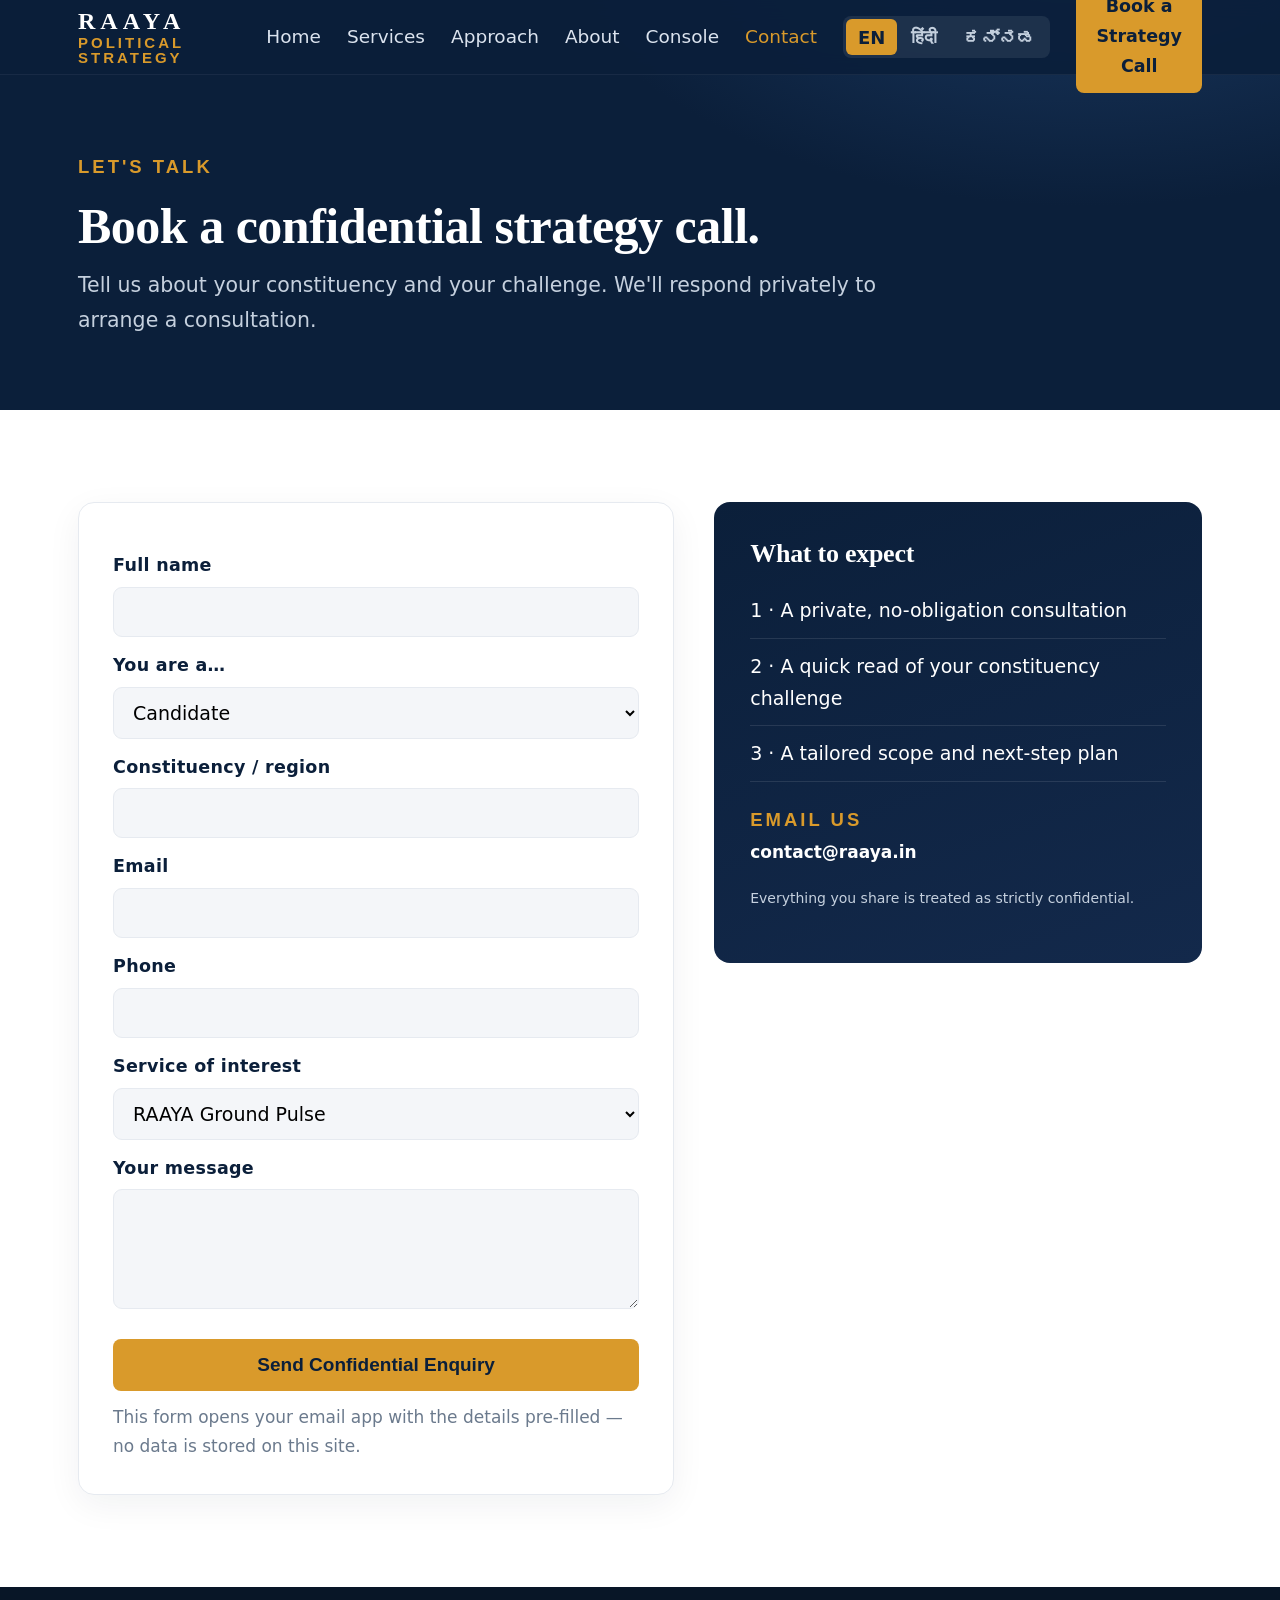
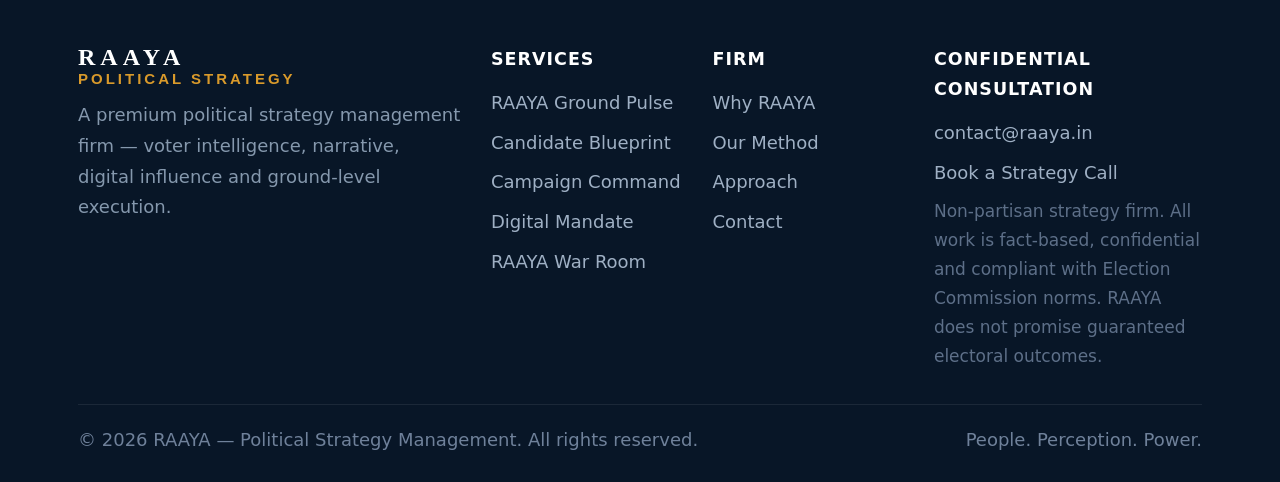
<file: contact.html>
﻿<!DOCTYPE html>
<html lang="en">
<head>
<meta charset="UTF-8">
<meta name="viewport" content="width=device-width, initial-scale=1.0">
<title>RAAYA — Contact</title>
<link rel="stylesheet" href="assets/style.css">
</head>
<body>

<header id="hdr"><div class="wrap"><nav>
  <a href="index.html" class="brand">RAAYA<small data-i18n="brand_sub">POLITICAL STRATEGY</small></a>
  <div class="navlinks" id="nav">
    <a class="link" href="index.html" data-i18n="nav_home">Home</a>
    <a class="link" href="services.html" data-i18n="nav_services">Services</a>
    <a class="link" href="approach.html" data-i18n="nav_approach">Approach</a>
    <a class="link" href="about.html" data-i18n="nav_about">About</a>
    <a class="link" href="console.html">Console</a><a class="link active" href="contact.html" data-i18n="nav_contact">Contact</a>
    <div class="langsw"></div>
    <a class="btn btn-gold" href="#form" data-i18n="cta_book">Book a Strategy Call</a>
  </div>
  <button class="menu-btn" onclick="document.getElementById('nav').classList.toggle('open')">☰</button>
</nav></div></header>

<section class="pagehero">
  <div class="wrap">
    <span class="kicker" data-i18n="cta_k">Let's Talk</span>
    <h1 data-i18n="ct_hero_h">Book a confidential strategy call.</h1>
    <p data-i18n="ct_hero_p"></p>
  </div>
</section>

<section id="form">
  <div class="wrap">
    <div class="formwrap">
      <form class="form reveal" onsubmit="return raayaSend(event)">
        <label data-i18n="f_name">Full name</label>
        <input id="f_name" type="text" required>
        <label data-i18n="f_role">You are a…</label>
        <select id="f_role">
          <option data-i18n="f_role_cand">Candidate</option>
          <option data-i18n="f_role_party">Party / organisation</option>
          <option data-i18n="f_role_leader">Public leader</option>
          <option data-i18n="f_role_other">Other</option>
        </select>
        <label data-i18n="f_constituency">Constituency / region</label>
        <input id="f_const" type="text">
        <label data-i18n="f_email">Email</label>
        <input id="f_email" type="email" required>
        <label data-i18n="f_phone">Phone</label>
        <input id="f_phone" type="text">
        <label data-i18n="f_service">Service of interest</label>
        <select id="f_service">
          <option data-i18n="svc1_h">Ground Pulse</option>
          <option data-i18n="svc2_h">Candidate Blueprint</option>
          <option data-i18n="svc3_h">Campaign Command</option>
          <option data-i18n="svc4_h">Digital Mandate</option>
          <option data-i18n="svc5_h">War Room</option>
          <option data-i18n="svc6_h">Governance Connect</option>
        </select>
        <label data-i18n="f_message">Your message</label>
        <textarea id="f_msg"></textarea>
        <button type="submit" class="btn btn-gold" data-i18n="f_submit">Send Confidential Enquiry</button>
        <p class="disc" data-i18n="ct_note" style="margin-top:12px;color:var(--muted);"></p>
      </form>

      <div class="contactcard reveal">
        <h3 data-i18n="ct_card_h">What to expect</h3>
        <div data-i18n="ct_expect"></div>
        <div style="margin-top:22px;">
          <div class="kicker" style="color:var(--gold);" data-i18n="ct_email_label">Email us</div>
          <a href="mailto:contact@raaya.in" style="color:#fff;font-size:17px;font-weight:700;">contact@raaya.in</a>
        </div>
        <p style="margin-top:20px;font-size:14px;" data-i18n="ct_conf"></p>
      </div>
    </div>
  </div>
</section>

<footer><div class="wrap">
  <div class="fgridcol">
    <div><div class="brand">RAAYA<small data-i18n="brand_sub">POLITICAL STRATEGY</small></div><p data-i18n="foot_about"></p></div>
    <div><h5 data-i18n="foot_services_h">Services</h5><ul>
      <li><a href="services.html" data-i18n="svc1_h">Ground Pulse</a></li>
      <li><a href="services.html" data-i18n="svc2_h">Candidate Blueprint</a></li>
      <li><a href="services.html" data-i18n="svc3_h">Campaign Command</a></li>
      <li><a href="services.html" data-i18n="svc4_h">Digital Mandate</a></li>
      <li><a href="services.html" data-i18n="svc5_h">War Room</a></li></ul></div>
    <div><h5 data-i18n="foot_firm_h">Firm</h5><ul>
      <li><a href="about.html" data-i18n="foot_link_why">Why RAAYA</a></li>
      <li><a href="approach.html" data-i18n="foot_link_method">Our Method</a></li>
      <li><a href="approach.html" data-i18n="foot_link_approach">Approach</a></li>
      <li><a href="contact.html" data-i18n="foot_link_contact">Contact</a></li></ul></div>
    <div><h5 data-i18n="foot_consult_h">Confidential Consultation</h5><ul>
      <li><a href="mailto:contact@raaya.in">contact@raaya.in</a></li>
      <li><a href="#form" data-i18n="cta_book">Book a Strategy Call</a></li></ul>
      <p class="disc" data-i18n="foot_disc"></p></div>
  </div>
  <div class="fbar"><span data-i18n="foot_rights">© 2026 RAAYA</span><span data-i18n="foot_tag">People. Perception. Power.</span></div>
</div></footer>

<script src="assets/i18n.js"></script>
<script>
  const io=new IntersectionObserver((es)=>{es.forEach(e=>{if(e.isIntersecting){e.target.classList.add('in');io.unobserve(e.target);}});},{threshold:.08});
  document.querySelectorAll('.reveal').forEach(el=>io.observe(el));
  addEventListener('scroll',()=>{document.getElementById('hdr').style.boxShadow=scrollY>20?'0 6px 24px rgba(0,0,0,.25)':'none';});
  function raayaSend(e){
    e.preventDefault();
    const g=id=>document.getElementById(id).value;
    const subject=encodeURIComponent("Confidential Strategy Enquiry — "+(g('f_name')||''));
    const body=encodeURIComponent(
      "Name: "+g('f_name')+"\nRole: "+document.getElementById('f_role').selectedOptions[0].text+
      "\nConstituency/Region: "+g('f_const')+"\nEmail: "+g('f_email')+"\nPhone: "+g('f_phone')+
      "\nService of interest: "+document.getElementById('f_service').selectedOptions[0].text+
      "\n\nMessage:\n"+g('f_msg'));
    window.location.href="mailto:contact@raaya.in?subject="+subject+"&body="+body;
    return false;
  }
</script>
</body>
</html>
</file>
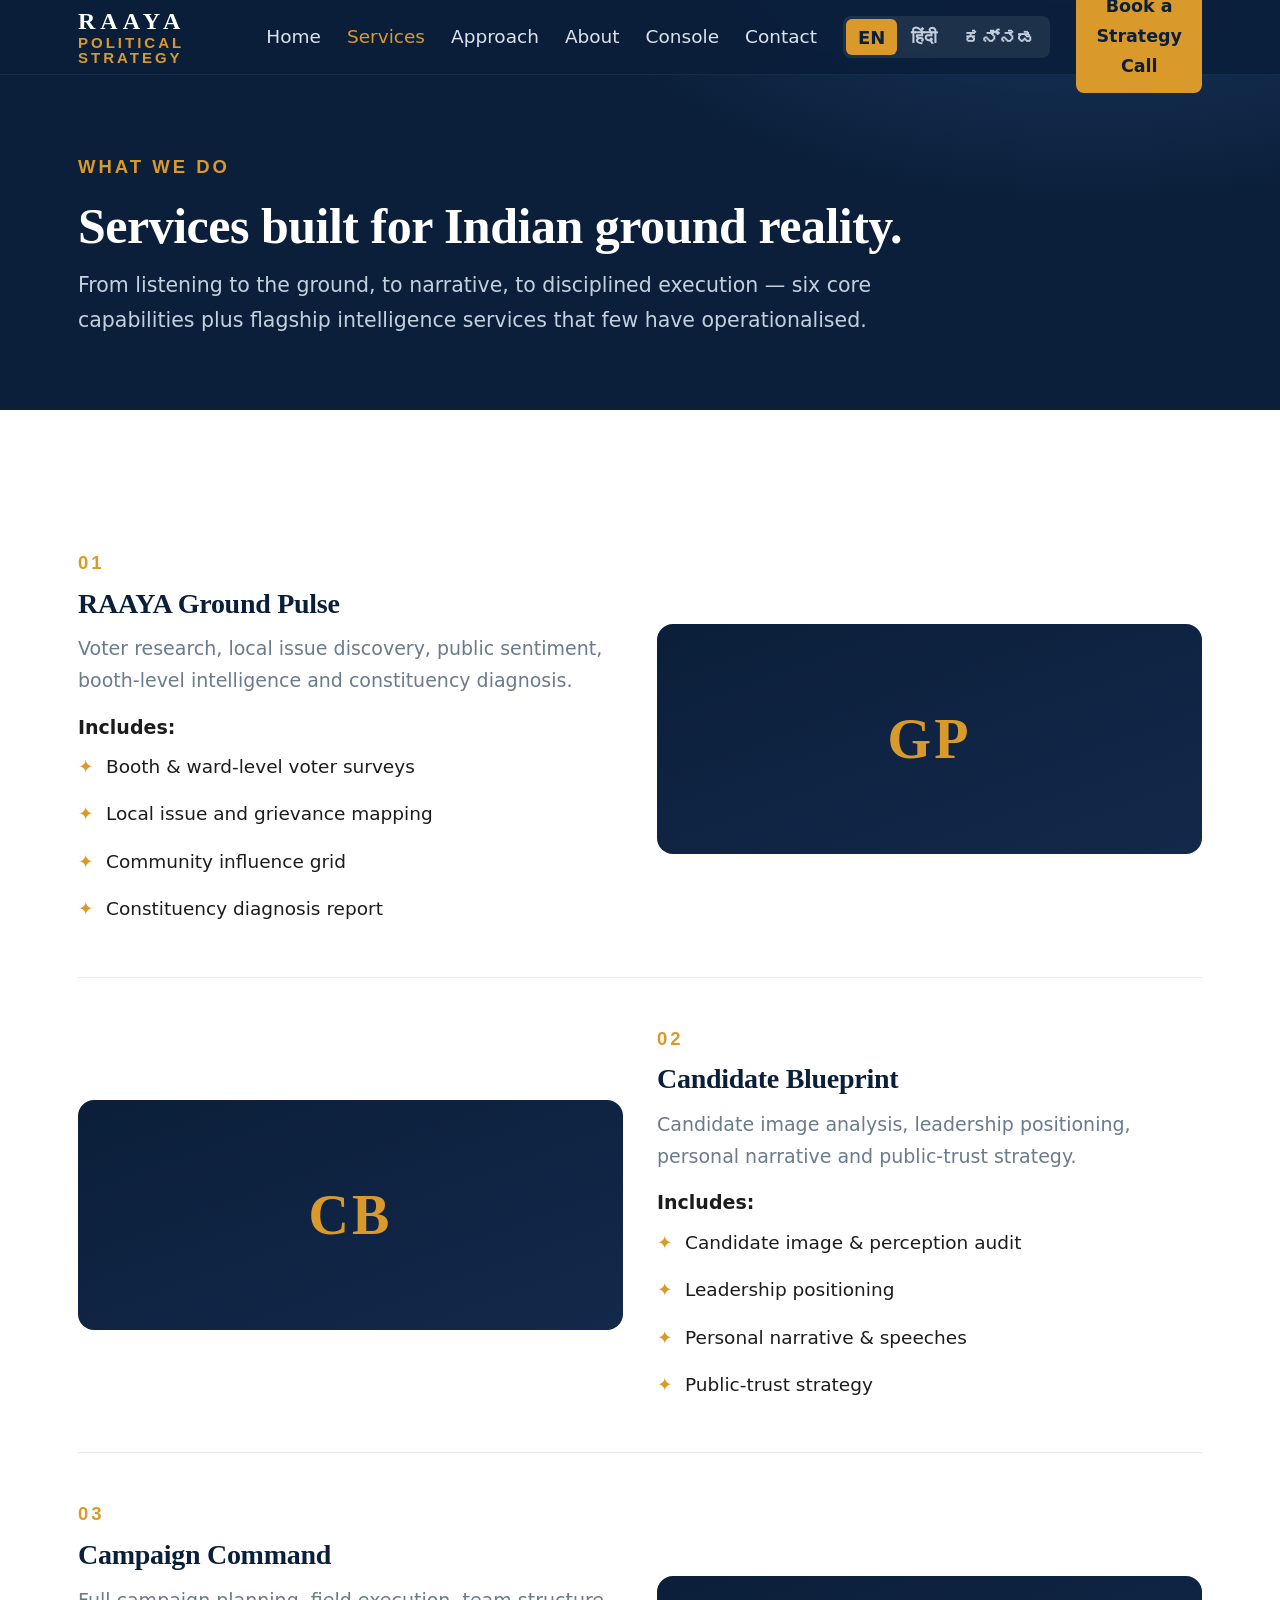
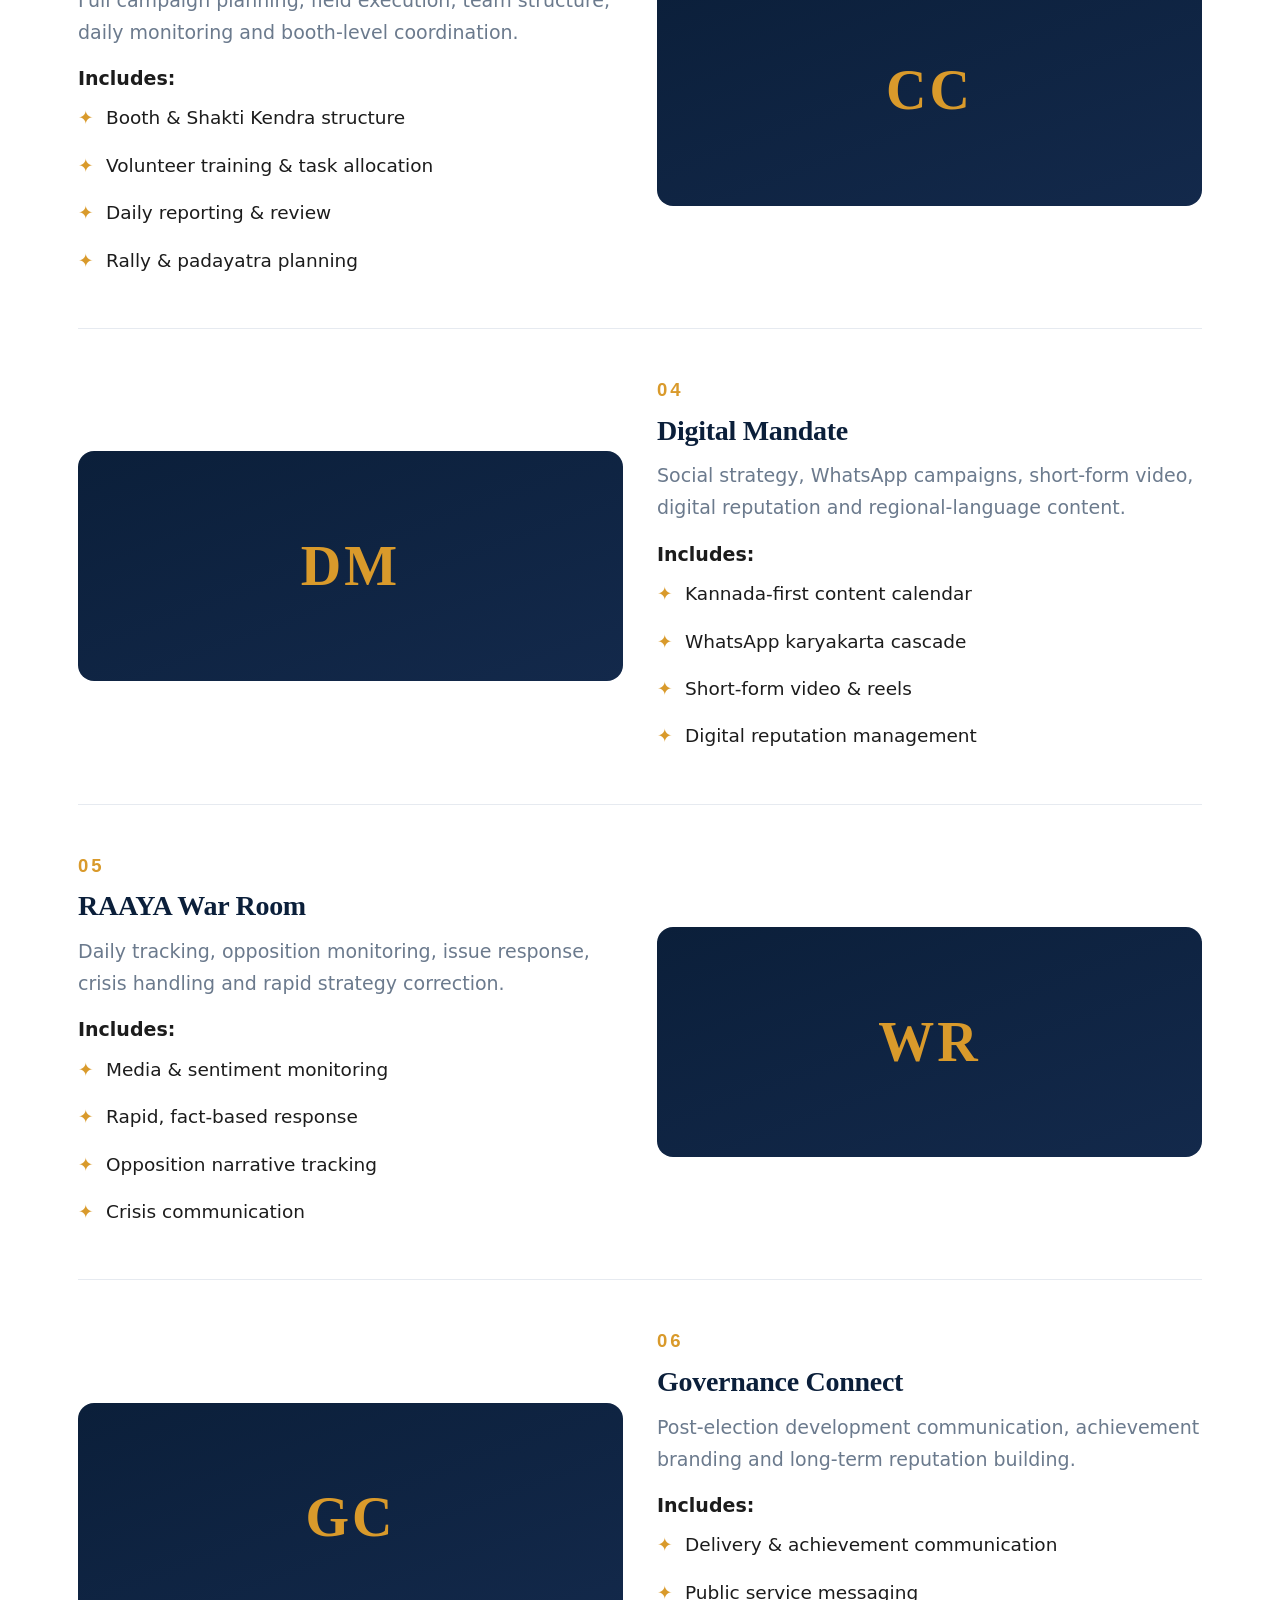
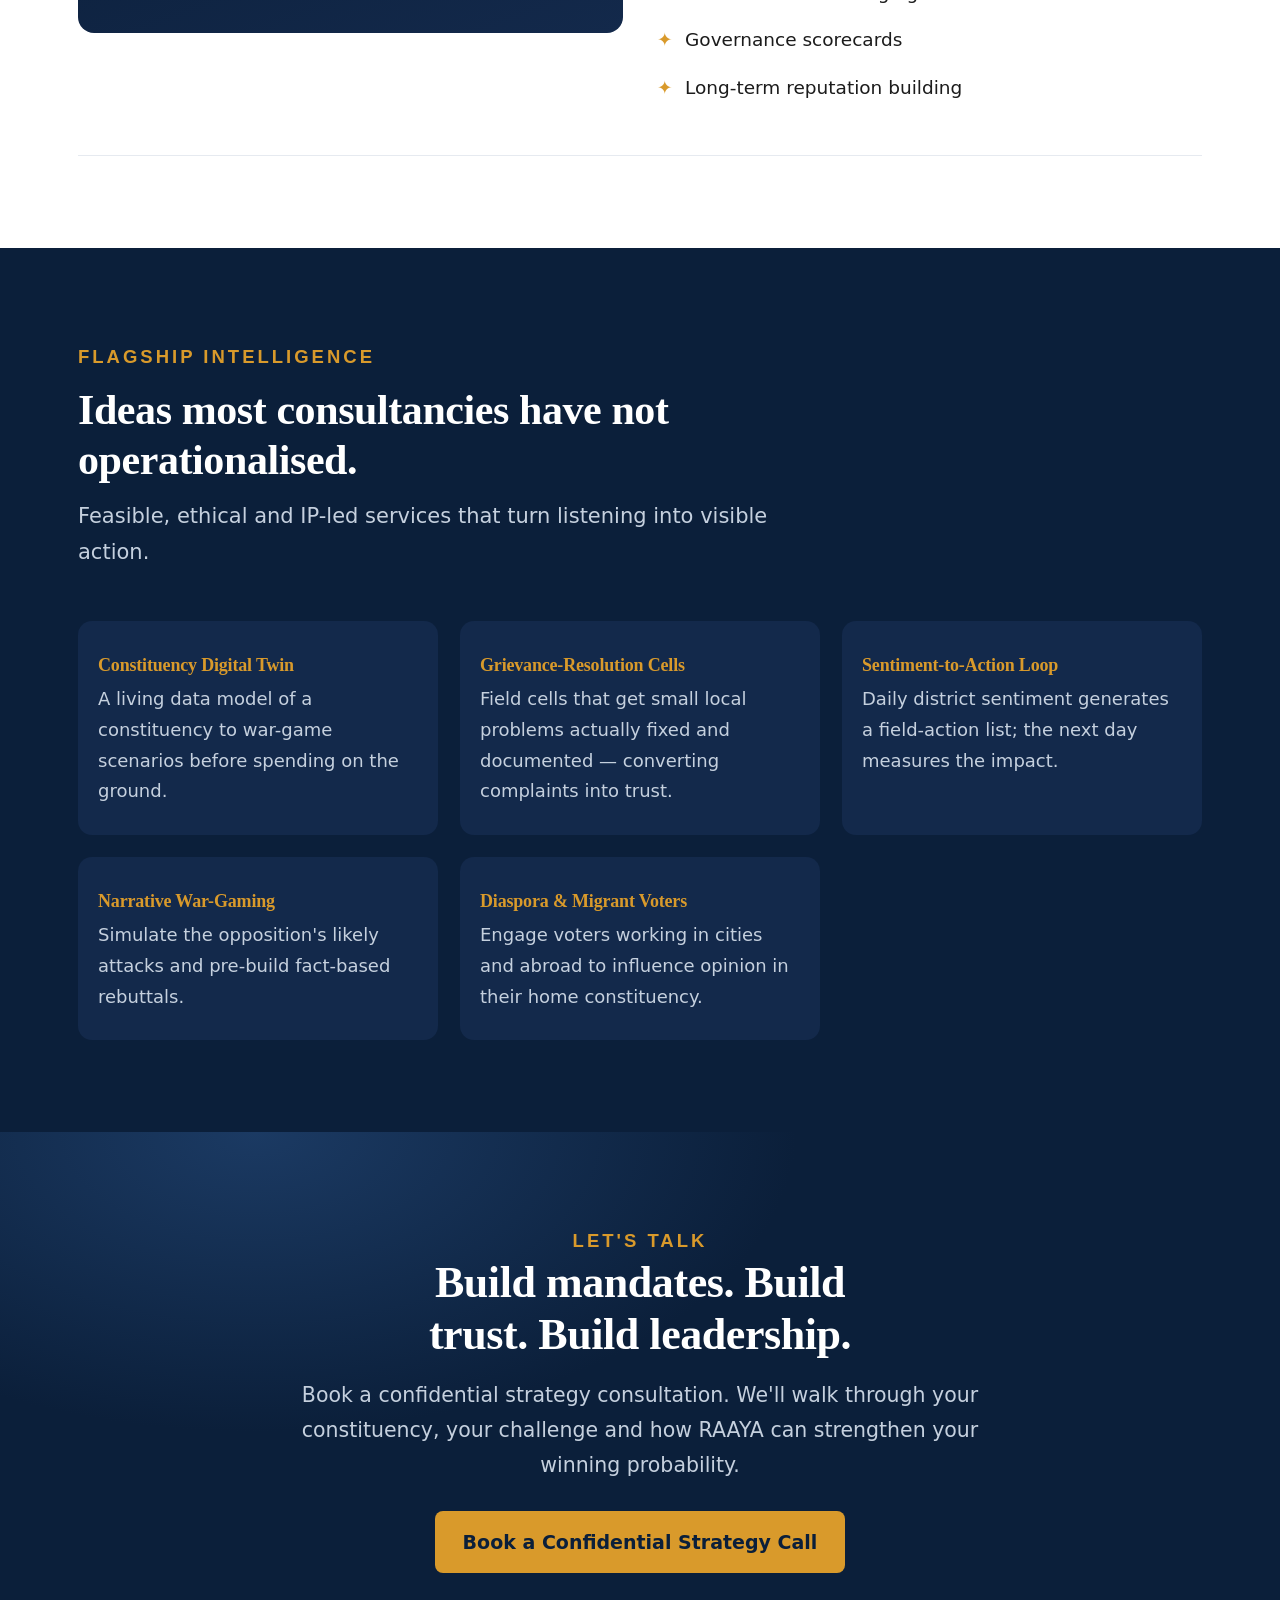
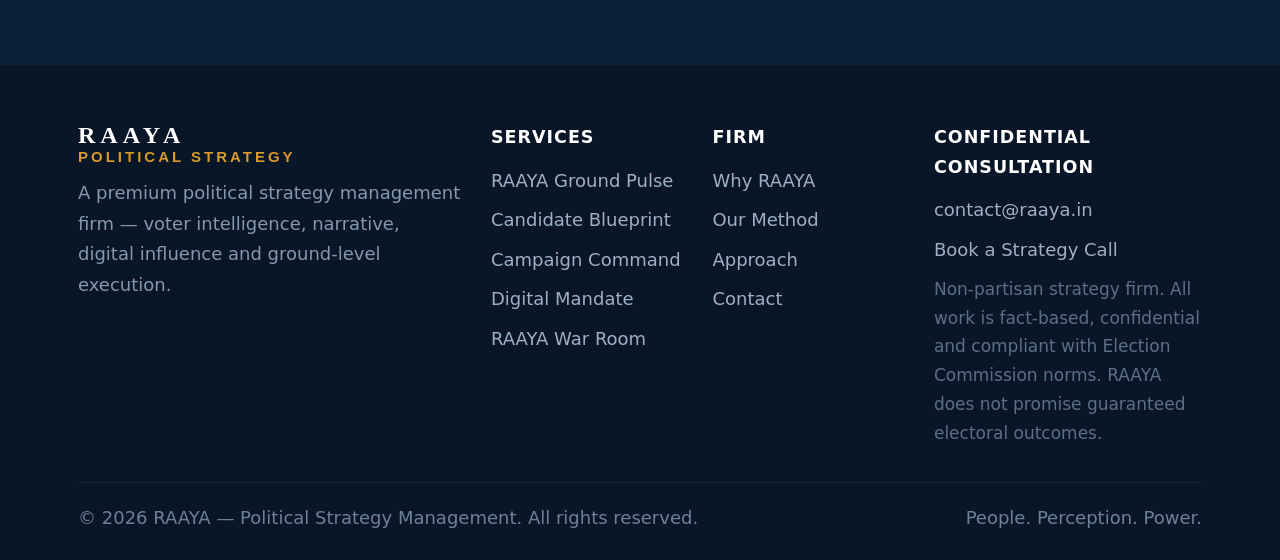
<file: services.html>
﻿<!DOCTYPE html>
<html lang="en">
<head>
<meta charset="UTF-8">
<meta name="viewport" content="width=device-width, initial-scale=1.0">
<title>RAAYA — Services</title>
<link rel="stylesheet" href="assets/style.css">
</head>
<body>

<header id="hdr"><div class="wrap"><nav>
  <a href="index.html" class="brand">RAAYA<small data-i18n="brand_sub">POLITICAL STRATEGY</small></a>
  <div class="navlinks" id="nav">
    <a class="link" href="index.html" data-i18n="nav_home">Home</a>
    <a class="link active" href="services.html" data-i18n="nav_services">Services</a>
    <a class="link" href="approach.html" data-i18n="nav_approach">Approach</a>
    <a class="link" href="about.html" data-i18n="nav_about">About</a>
    <a class="link" href="console.html">Console</a><a class="link" href="contact.html" data-i18n="nav_contact">Contact</a>
    <div class="langsw"></div>
    <a class="btn btn-gold" href="contact.html" data-i18n="cta_book">Book a Strategy Call</a>
  </div>
  <button class="menu-btn" onclick="document.getElementById('nav').classList.toggle('open')">☰</button>
</nav></div></header>

<section class="pagehero">
  <div class="wrap">
    <span class="kicker" data-i18n="svc_k">What We Do</span>
    <h1 data-i18n="sv_hero_h">Services built for Indian ground reality.</h1>
    <p data-i18n="sv_hero_p"></p>
  </div>
</section>

<section>
  <div class="wrap">
    <div class="srow reveal">
      <div class="stext"><span class="kicker">01</span><h3 data-i18n="svc1_h">Ground Pulse</h3><p data-i18n="svc1_p"></p><b data-i18n="sd_li">Includes:</b><ul data-i18n="sd1_li"></ul></div>
      <div class="spanel"><span class="code">GP</span></div>
    </div>
    <div class="srow reveal">
      <div class="stext"><span class="kicker">02</span><h3 data-i18n="svc2_h">Candidate Blueprint</h3><p data-i18n="svc2_p"></p><b data-i18n="sd_li">Includes:</b><ul data-i18n="sd2_li"></ul></div>
      <div class="spanel"><span class="code">CB</span></div>
    </div>
    <div class="srow reveal">
      <div class="stext"><span class="kicker">03</span><h3 data-i18n="svc3_h">Campaign Command</h3><p data-i18n="svc3_p"></p><b data-i18n="sd_li">Includes:</b><ul data-i18n="sd3_li"></ul></div>
      <div class="spanel"><span class="code">CC</span></div>
    </div>
    <div class="srow reveal">
      <div class="stext"><span class="kicker">04</span><h3 data-i18n="svc4_h">Digital Mandate</h3><p data-i18n="svc4_p"></p><b data-i18n="sd_li">Includes:</b><ul data-i18n="sd4_li"></ul></div>
      <div class="spanel"><span class="code">DM</span></div>
    </div>
    <div class="srow reveal">
      <div class="stext"><span class="kicker">05</span><h3 data-i18n="svc5_h">War Room</h3><p data-i18n="svc5_p"></p><b data-i18n="sd_li">Includes:</b><ul data-i18n="sd5_li"></ul></div>
      <div class="spanel"><span class="code">WR</span></div>
    </div>
    <div class="srow reveal">
      <div class="stext"><span class="kicker">06</span><h3 data-i18n="svc6_h">Governance Connect</h3><p data-i18n="svc6_p"></p><b data-i18n="sd_li">Includes:</b><ul data-i18n="sd6_li"></ul></div>
      <div class="spanel"><span class="code">GC</span></div>
    </div>
  </div>
</section>

<section class="framework">
  <div class="wrap">
    <div class="shead reveal">
      <span class="kicker" data-i18n="fl_k">Flagship Intelligence</span>
      <h2 style="color:#fff;" data-i18n="fl_h">Ideas most consultancies have not operationalised.</h2>
      <p style="color:var(--ice);" data-i18n="fl_p"></p>
    </div>
    <div class="sgrid">
      <div class="fstep reveal" style="text-align:left;"><h4 style="color:var(--gold);font-size:18px;" data-i18n="fl1_h"></h4><p data-i18n="fl1_p"></p></div>
      <div class="fstep reveal" style="text-align:left;"><h4 style="color:var(--gold);font-size:18px;" data-i18n="fl2_h"></h4><p data-i18n="fl2_p"></p></div>
      <div class="fstep reveal" style="text-align:left;"><h4 style="color:var(--gold);font-size:18px;" data-i18n="fl3_h"></h4><p data-i18n="fl3_p"></p></div>
      <div class="fstep reveal" style="text-align:left;"><h4 style="color:var(--gold);font-size:18px;" data-i18n="fl4_h"></h4><p data-i18n="fl4_p"></p></div>
      <div class="fstep reveal" style="text-align:left;"><h4 style="color:var(--gold);font-size:18px;" data-i18n="fl5_h"></h4><p data-i18n="fl5_p"></p></div>
    </div>
  </div>
</section>

<section class="cta-final">
  <div class="wrap reveal">
    <span class="kicker" data-i18n="cta_k">Let's Talk</span>
    <h2 data-i18n="cta_h">Build mandates. Build trust. Build leadership.</h2>
    <p data-i18n="cta_p"></p>
    <a href="contact.html" class="btn btn-gold" data-i18n="cta_book_long">Book a Confidential Strategy Call</a>
  </div>
</section>

<footer><div class="wrap">
  <div class="fgridcol">
    <div><div class="brand">RAAYA<small data-i18n="brand_sub">POLITICAL STRATEGY</small></div><p data-i18n="foot_about"></p></div>
    <div><h5 data-i18n="foot_services_h">Services</h5><ul>
      <li><a href="services.html" data-i18n="svc1_h">Ground Pulse</a></li>
      <li><a href="services.html" data-i18n="svc2_h">Candidate Blueprint</a></li>
      <li><a href="services.html" data-i18n="svc3_h">Campaign Command</a></li>
      <li><a href="services.html" data-i18n="svc4_h">Digital Mandate</a></li>
      <li><a href="services.html" data-i18n="svc5_h">War Room</a></li></ul></div>
    <div><h5 data-i18n="foot_firm_h">Firm</h5><ul>
      <li><a href="about.html" data-i18n="foot_link_why">Why RAAYA</a></li>
      <li><a href="approach.html" data-i18n="foot_link_method">Our Method</a></li>
      <li><a href="approach.html" data-i18n="foot_link_approach">Approach</a></li>
      <li><a href="contact.html" data-i18n="foot_link_contact">Contact</a></li></ul></div>
    <div><h5 data-i18n="foot_consult_h">Confidential Consultation</h5><ul>
      <li><a href="mailto:contact@raaya.in">contact@raaya.in</a></li>
      <li><a href="contact.html" data-i18n="cta_book">Book a Strategy Call</a></li></ul>
      <p class="disc" data-i18n="foot_disc"></p></div>
  </div>
  <div class="fbar"><span data-i18n="foot_rights">© 2026 RAAYA</span><span data-i18n="foot_tag">People. Perception. Power.</span></div>
</div></footer>

<script src="assets/i18n.js"></script>
<script>
  const io=new IntersectionObserver((es)=>{es.forEach(e=>{if(e.isIntersecting){e.target.classList.add('in');io.unobserve(e.target);}});},{threshold:.1});
  document.querySelectorAll('.reveal').forEach(el=>io.observe(el));
  addEventListener('scroll',()=>{document.getElementById('hdr').style.boxShadow=scrollY>20?'0 6px 24px rgba(0,0,0,.25)':'none';});
</script>
</body>
</html>
</file>
<file: assets/style.css>
﻿:root{
  --navy:#0B1F3A; --navy2:#13294B; --navy3:#0e2340; --gold:#D99A2B; --gold2:#EBB24A;
  --ink:#1C1C1C; --paper:#FFFFFF; --mist:#F4F6F9; --line:#E6EAF0; --muted:#6B7A8D; --ice:#C5D0DE;
}
*{box-sizing:border-box;margin:0;padding:0;}
html{scroll-behavior:smooth;}
body{font-family:'Segoe UI',system-ui,'Nirmala UI','Noto Sans','Noto Sans Devanagari','Noto Sans Kannada',Arial,sans-serif;color:var(--ink);background:var(--paper);line-height:1.7;overflow-x:hidden;font-size:19px;}
h1,h2,h3,h4{font-family:Georgia,'Noto Serif Devanagari','Noto Serif Kannada','Nirmala UI','Times New Roman',serif;line-height:1.2;font-weight:700;letter-spacing:-.01em;}
a{text-decoration:none;color:inherit;}
img{max-width:100%;}
.wrap{max-width:1180px;margin:0 auto;padding:0 28px;}
.gold{color:var(--gold);}
.btn{display:inline-block;padding:15px 28px;border-radius:8px;font-weight:700;font-size:19px;transition:.2s;cursor:pointer;border:none;text-align:center;}
.btn-gold{background:var(--gold);color:var(--navy);}
.btn-gold:hover{background:var(--gold2);transform:translateY(-2px);}
.btn-ghost{background:transparent;color:#fff;border:1.5px solid rgba(255,255,255,.35);}
.btn-ghost:hover{border-color:var(--gold);color:var(--gold);}
.btn-navy{background:var(--navy);color:#fff;}
.btn-navy:hover{background:var(--navy2);}
.kicker{font-family:'Segoe UI',Arial,sans-serif;font-size:18.5px;font-weight:700;letter-spacing:3px;text-transform:uppercase;color:var(--gold);}
section{padding:92px 0;}
.reveal{opacity:0;transform:translateY(24px);transition:.7s cubic-bezier(.2,.7,.2,1);}
.reveal.in{opacity:1;transform:none;}

/* NAV */
header{position:fixed;top:0;left:0;right:0;z-index:60;background:rgba(11,31,58,.9);backdrop-filter:blur(10px);border-bottom:1px solid rgba(255,255,255,.06);transition:.3s;}
nav{display:flex;align-items:center;justify-content:space-between;height:74px;gap:16px;}
.brand{font-family:Georgia,serif;font-size:24px;font-weight:700;color:#fff;letter-spacing:5px;line-height:1;}
.brand small{display:block;font-family:'Segoe UI',Arial;font-size:15px;letter-spacing:3px;color:var(--gold);margin-top:2px;font-weight:700;}
.navlinks{display:flex;gap:26px;align-items:center;}
.navlinks a.link{color:#dbe3ee;font-size:18.5px;font-weight:500;transition:.2s;}
.navlinks a.link:hover,.navlinks a.link.active{color:var(--gold);}
.navlinks .btn{padding:11px 20px;font-size:17.5px;}
.langsw{display:flex;gap:2px;background:rgba(255,255,255,.08);border-radius:8px;padding:3px;}
.langsw button{background:none;border:none;color:#c3cfdd;font-size:18px;font-weight:700;padding:7px 12px;border-radius:6px;cursor:pointer;font-family:inherit;transition:.2s;}
.langsw button.active{background:var(--gold);color:var(--navy);}
.menu-btn{display:none;background:none;border:none;color:#fff;font-size:28px;cursor:pointer;}
@media(max-width:960px){.navlinks{display:none;position:absolute;top:74px;left:0;right:0;background:var(--navy);flex-direction:column;padding:18px 28px;gap:16px;align-items:flex-start;border-bottom:1px solid rgba(255,255,255,.08);}.navlinks.open{display:flex;}.menu-btn{display:block;}}

/* HERO */
.hero{position:relative;background:radial-gradient(1100px 600px at 78% -10%,#1b3a63 0,var(--navy) 55%);color:#fff;padding:172px 0 118px;overflow:hidden;}
.hero::after{content:"";position:absolute;right:-140px;top:-120px;width:520px;height:520px;border-radius:50%;background:radial-gradient(circle,rgba(217,154,43,.14),transparent 62%);}
.hero h1{font-size:60px;max-width:16ch;margin:18px 0 22px;}
.hero p{font-size:22px;color:var(--ice);max-width:62ch;margin-bottom:32px;}
.hero .cta{display:flex;gap:16px;flex-wrap:wrap;}
.chip{display:inline-block;padding:8px 18px;border:1px solid rgba(217,154,43,.4);border-radius:30px;font-size:18px;font-weight:700;letter-spacing:2px;color:var(--gold);}

/* PAGE HERO (inner) */
.pagehero{background:radial-gradient(900px 480px at 85% -20%,#1b3a63,var(--navy) 60%);color:#fff;padding:150px 0 72px;}
.pagehero h1{font-size:50px;margin:14px 0 12px;}
.pagehero p{color:var(--ice);font-size:20.5px;max-width:64ch;}

/* STATS */
.stats{background:var(--navy2);color:#fff;}
.stats .wrap{display:grid;grid-template-columns:repeat(4,1fr);gap:10px;}
.stat{padding:38px 10px;text-align:center;border-right:1px solid rgba(255,255,255,.08);}
.stat:last-child{border-right:none;}
.stat .n{font-family:Georgia,serif;font-size:44px;color:var(--gold);font-weight:700;}
.stat .l{font-size:18px;color:var(--ice);margin-top:4px;}
@media(max-width:700px){.stats .wrap{grid-template-columns:1fr 1fr;}.stat{border-right:none;}}

.shead{max-width:740px;margin-bottom:50px;}
.shead h2{font-size:42px;color:var(--navy);margin:12px 0 14px;}
.shead p{font-size:21px;color:var(--muted);}
.center{margin-left:auto;margin-right:auto;text-align:center;}

.mist{background:var(--mist);}
.pgrid{display:grid;grid-template-columns:1fr 1fr;gap:24px;}
.pcard{background:#fff;border-radius:14px;padding:30px;box-shadow:0 8px 30px rgba(11,31,58,.06);}
.pcard h3{font-size:22px;color:var(--navy);margin-bottom:8px;}
.pcard p{color:var(--muted);font-size:18.5px;}
@media(max-width:700px){.pgrid{grid-template-columns:1fr;}}

.sgrid{display:grid;grid-template-columns:repeat(3,1fr);gap:22px;}
.scard{border:1px solid var(--line);border-radius:14px;padding:30px;transition:.25s;background:#fff;}
.scard:hover{transform:translateY(-6px);box-shadow:0 18px 40px rgba(11,31,58,.12);border-color:transparent;}
.scard .ic{width:50px;height:50px;border-radius:12px;background:var(--navy);color:var(--gold);display:flex;align-items:center;justify-content:center;font-size:22px;margin-bottom:16px;font-family:Georgia,serif;font-weight:700;}
.scard h3{font-size:21px;color:var(--navy);margin-bottom:8px;}
.scard p{color:var(--muted);font-size:19px;}
@media(max-width:900px){.sgrid{grid-template-columns:1fr 1fr;}}
@media(max-width:640px){.sgrid{grid-template-columns:1fr;}}

.framework{background:var(--navy);color:#fff;}
.framework .shead h2{color:#fff;}
.framework .shead p{color:var(--ice);}
.fgrid{display:grid;grid-template-columns:repeat(5,1fr);gap:14px;}
.fstep{background:var(--navy2);border-radius:14px;padding:28px 20px;text-align:center;transition:.25s;}
.fstep:hover{background:var(--navy3);transform:translateY(-5px);}
.fstep .big{font-family:Georgia,serif;font-size:36px;color:var(--gold);font-weight:700;}
.fstep h4{font-size:20px;margin:6px 0 8px;color:#fff;}
.fstep p{font-size:18px;color:var(--ice);}
@media(max-width:900px){.fgrid{grid-template-columns:1fr 1fr;}}
@media(max-width:520px){.fgrid{grid-template-columns:1fr;}}

.whygrid{display:grid;grid-template-columns:1.1fr 1fr;gap:42px;align-items:center;}
.whylist{list-style:none;}
.whylist li{padding:16px 0;border-bottom:1px solid var(--line);display:flex;gap:14px;font-size:18.5px;}
.whylist .tick{color:var(--gold);font-weight:800;font-size:20.5px;flex:none;}
.whylist b{color:var(--navy);}
.whyart{background:linear-gradient(160deg,var(--navy),var(--navy2));border-radius:18px;color:#fff;padding:40px;}
.whyart h3{font-size:27px;margin-bottom:14px;}
.whyart p{color:var(--ice);margin-bottom:18px;font-size:18.5px;}
@media(max-width:820px){.whygrid{grid-template-columns:1fr;}}

.confbox{background:#fff;border-radius:18px;padding:48px;text-align:center;box-shadow:0 10px 40px rgba(11,31,58,.07);max-width:900px;margin:0 auto;border-top:4px solid var(--gold);}
.confbox .lock{font-size:34px;margin-bottom:8px;}
.confbox h2{font-size:34px;color:var(--navy);margin-bottom:12px;}
.confbox p{color:var(--muted);max-width:64ch;margin:0 auto;font-size:20px;}

.cta-final{background:radial-gradient(900px 500px at 20% 0,#1b3a63,var(--navy) 60%);color:#fff;text-align:center;}
.cta-final h2{font-size:44px;max-width:20ch;margin:0 auto 16px;}
.cta-final p{color:var(--ice);font-size:20.5px;max-width:58ch;margin:0 auto 28px;}

/* SERVICE DETAIL rows */
.srow{display:grid;grid-template-columns:1fr 1fr;gap:34px;align-items:center;padding:44px 0;border-bottom:1px solid var(--line);}
.srow:nth-child(even) .stext{order:2;}
.srow h3{font-size:28px;color:var(--navy);margin:8px 0 12px;}
.srow p{color:var(--muted);margin-bottom:14px;font-size:19px;}
.srow ul{list-style:none;}
.srow ul li{padding:8px 0;padding-left:28px;position:relative;color:var(--ink);font-size:18.5px;}
.srow ul li::before{content:"✦";position:absolute;left:0;color:var(--gold);}
.spanel{background:linear-gradient(160deg,var(--navy),var(--navy2));border-radius:16px;color:#fff;min-height:230px;display:flex;align-items:center;justify-content:center;padding:30px;text-align:center;}
.spanel .code{font-family:Georgia,serif;font-size:56px;color:var(--gold);font-weight:700;letter-spacing:3px;}
@media(max-width:760px){.srow{grid-template-columns:1fr;gap:18px;}.srow:nth-child(even) .stext{order:0;}}

/* TIMELINE (approach) */
.tl{max-width:820px;margin:0 auto;position:relative;}
.tl::before{content:"";position:absolute;left:24px;top:6px;bottom:6px;width:2px;background:var(--line);}
.tlitem{position:relative;padding:0 0 32px 70px;}
.tlitem .dot{position:absolute;left:10px;top:0;width:30px;height:30px;border-radius:50%;background:var(--navy);color:var(--gold);display:flex;align-items:center;justify-content:center;font-weight:700;font-family:Georgia,serif;font-size:18.5px;}
.tlitem h3{font-size:22px;color:var(--navy);margin-bottom:6px;}
.tlitem p{color:var(--muted);font-size:18.5px;}

/* FORM */
.formwrap{display:grid;grid-template-columns:1.1fr .9fr;gap:40px;align-items:start;}
.form{background:#fff;border:1px solid var(--line);border-radius:16px;padding:34px;box-shadow:0 10px 34px rgba(11,31,58,.06);}
.form label{display:block;font-size:17.5px;font-weight:700;color:var(--navy);margin:14px 0 6px;letter-spacing:.3px;}
.form input,.form select,.form textarea{width:100%;padding:13px 15px;border:1px solid var(--line);border-radius:9px;font-family:inherit;font-size:19px;background:var(--mist);}
.form input:focus,.form select:focus,.form textarea:focus{outline:none;border-color:var(--gold);background:#fff;}
.form textarea{min-height:120px;resize:vertical;}
.form .btn{width:100%;margin-top:20px;}
.contactcard{background:linear-gradient(160deg,var(--navy),var(--navy2));border-radius:16px;color:#fff;padding:36px;}
.contactcard h3{font-size:26px;margin-bottom:14px;}
.contactcard p{color:var(--ice);margin-bottom:16px;font-size:19px;}
.contactcard .row{display:flex;gap:10px;align-items:center;padding:11px 0;border-bottom:1px solid rgba(255,255,255,.1);font-size:19px;}
@media(max-width:820px){.formwrap{grid-template-columns:1fr;}}

/* FOOTER */
footer{background:#081627;color:#9fb0c4;padding:58px 0 26px;}
.fgridcol{display:grid;grid-template-columns:2fr 1fr 1fr 1.4fr;gap:30px;margin-bottom:34px;}
footer .brand{margin-bottom:14px;color:#fff;}
footer p{font-size:18px;color:#8598ad;max-width:34ch;}
footer h5{color:#fff;font-size:17.5px;letter-spacing:1px;margin-bottom:13px;text-transform:uppercase;}
footer ul{list-style:none;}
footer ul li{margin-bottom:9px;font-size:18px;}
footer ul li a:hover{color:var(--gold);}
.fbar{border-top:1px solid rgba(255,255,255,.08);padding-top:20px;display:flex;justify-content:space-between;flex-wrap:wrap;gap:10px;font-size:18px;color:#6f819a;}
.disc{font-size:17px;color:#5d6f88;margin-top:8px;max-width:70ch;}
@media(max-width:820px){.fgridcol{grid-template-columns:1fr 1fr;}}

/* keep large headings in check on small screens */
@media(max-width:760px){
  body{font-size:18.5px;}
  .hero{padding:134px 0 78px;}
  .hero h1{font-size:40px;}
  .hero p{font-size:20.5px;}
  .pagehero h1{font-size:34px;}
  .shead h2{font-size:31px;}
  .cta-final h2{font-size:33px;}
  .confbox h2{font-size:28px;}
  .srow h3{font-size:24px;}
}
</file>
